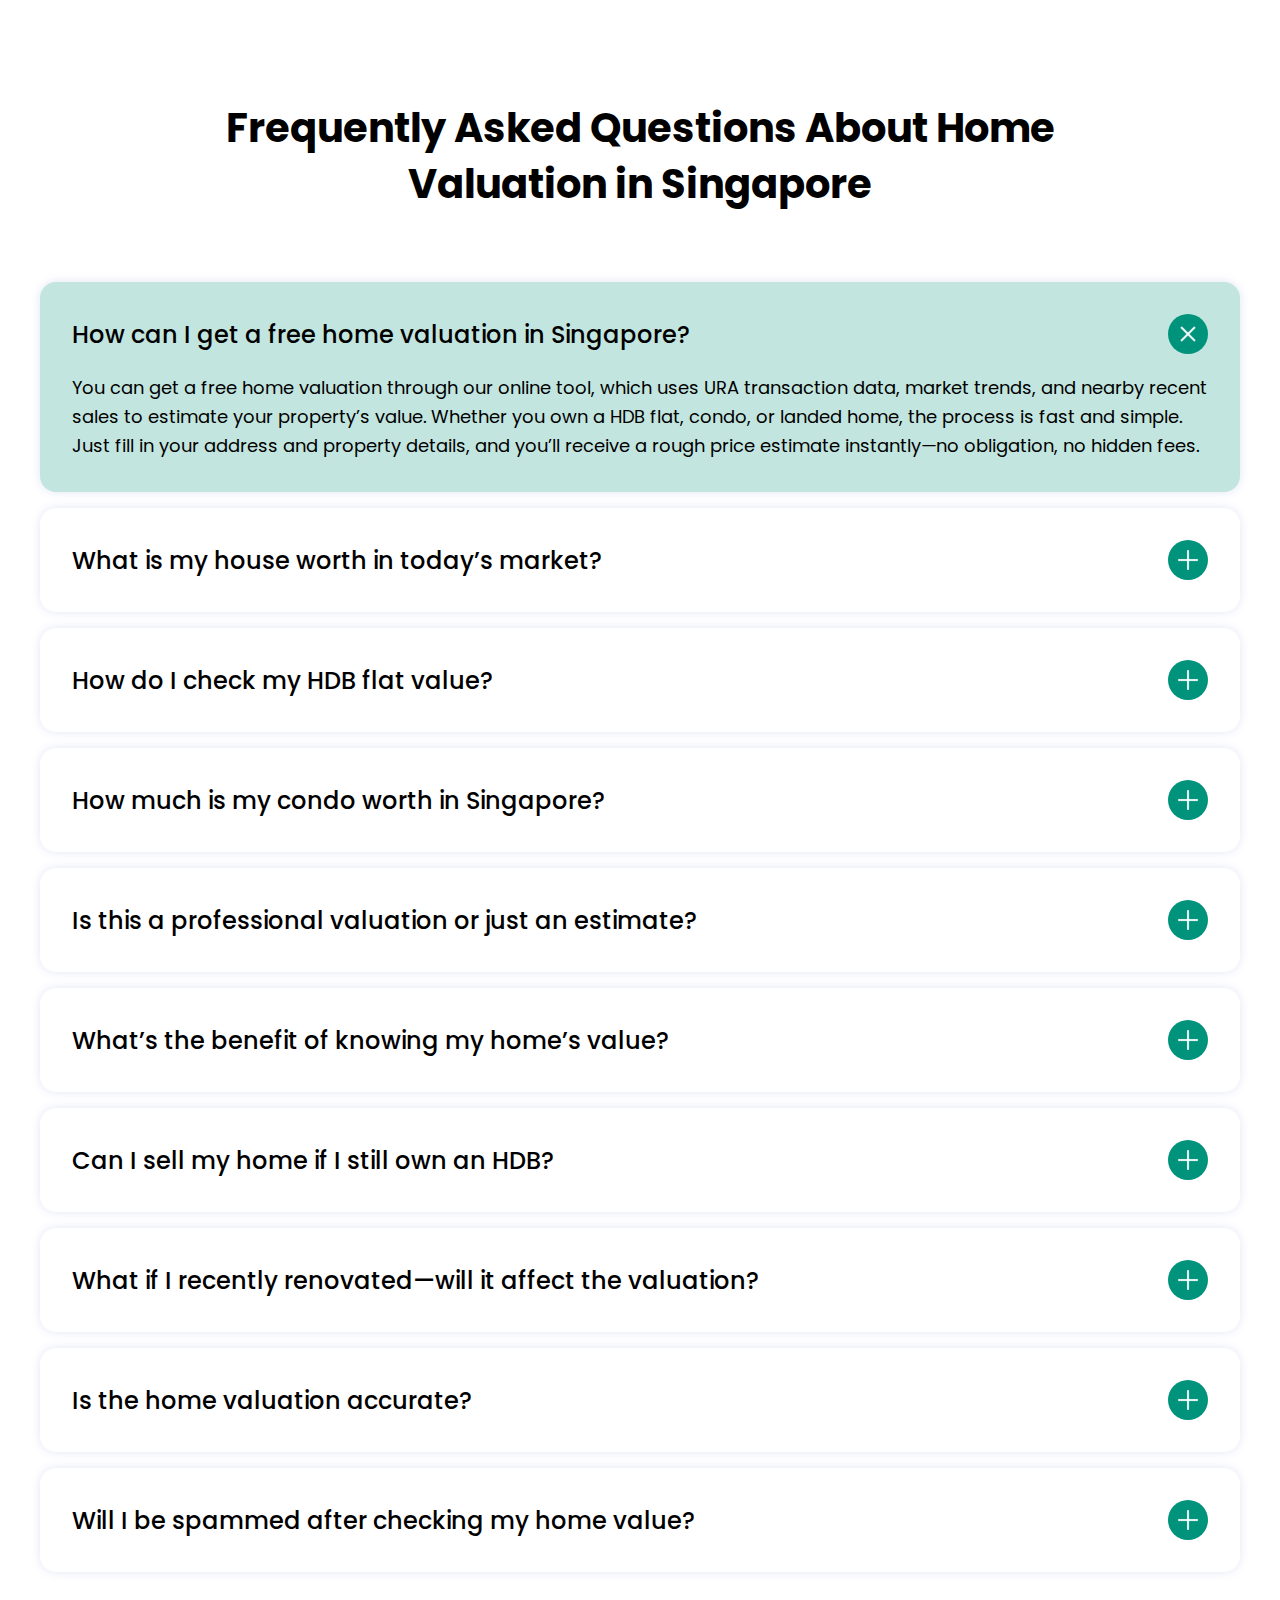
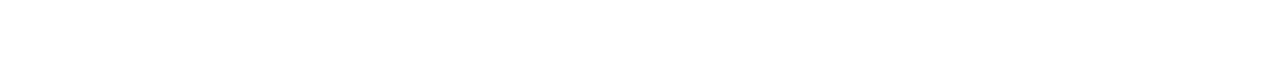
<file: accordions/index.html>
<!DOCTYPE html>
<html lang="en">

<head>
    <meta charset="UTF-8">
    <meta name="viewport" content="width=device-width, initial-scale=1.0">
    <link rel="stylesheet" href="style.css">
    <link href="https://fonts.googleapis.com/css2?family=Poppins:wght@100;200;300;400;500;600;700;800;900&display=swap"
        rel="stylesheet">
    <title>Document</title>
</head>

<body>
    <section class="global-padding">
        <div class="container">
            <div class="padding">
                <div class="accordion-main-wrapper">
                    <div class="main-title">
                        <h1 class="heading-style-h1">Frequently Asked Questions About Home Valuation in Singapore</h1>
                    </div>
                    <div class="accoriodns-wrapper">
                        <!-- accoriodn 01 start  -->
                        <div class="accordion-item active-bg">
                            <div class="accoridon-triggerd active">
                                <div class="accoridon-title">
                                    <h4>How can I get a free home valuation in Singapore?</h4>
                                </div>
                                <div class="accoridon-icon">
                                    <img src="main-accordion.png" alt="">
                                </div>
                            </div>
                            <div class="accoriodn-content">
                                <p>You can get a free home valuation through our online tool, which uses URA transaction
                                    data, market trends, and nearby recent sales to estimate your property’s value.
                                    Whether you own a HDB flat, condo, or landed home, the process is fast and simple.
                                    Just fill in your address and property details, and you’ll receive a rough price
                                    estimate instantly—no obligation, no hidden fees.</p>
                            </div>
                        </div>
                        <!-- accoriodn 01 end -->

                        <!-- accoriodn 02 start  -->
                        <div class="accordion-item">
                            <div class="accoridon-triggerd">
                                <div class="accoridon-title">
                                    <h4>What is my house worth in today’s market?</h4>
                                </div>
                                <div class="accoridon-icon">
                                    <img src="main-accordion.png" alt="">
                                </div>
                            </div>
                            <div class="accoriodn-content">
                                <p>Your property’s value depends on a variety of factors such as:</p>
                                <ul>
                                    <li>
                                        <p> Location and district</p>
                                    </li>
                                    <li>
                                        <p> Size (floor area)</p>
                                    </li>
                                    <li>
                                        <p> Floor level and facing</p>
                                    </li>
                                    <li>
                                        <p>Renovation condition</p>
                                    </li>
                                    <li>
                                        <p> Lease balance (especially for HDB flats)</p>
                                    </li>
                                    <li>
                                        <p> Recent transaction prices in your area</p>
                                    </li>
                                </ul>
                                <p> We use a mix of public data and proprietary insights to provide a real-time
                                    market-based valuation. For a more precise figure, you can request a full home
                                    report.</p>
                            </div>
                        </div>
                        <!-- accoriodn 02 end  -->

                        <!-- accoriodn 03 start  -->
                        <div class="accordion-item">
                            <div class="accoridon-triggerd">
                                <div class="accoridon-title">
                                    <h4>How do I check my HDB flat value?</h4>
                                </div>
                                <div class="accoridon-icon">
                                    <img src="main-accordion.png" alt="">
                                </div>
                            </div>
                            <div class="accoriodn-content">
                                <p>Our HDB valuation tool lets you quickly check resale values by comparing recent flat
                                    transactions in your block or neighborhood. This is especially helpful if you’re:
                                </p>
                                <ul>
                                    <li>
                                        <p> Planning to sell your HDB</p>
                                    </li>
                                    <li>
                                        <p> Upgrading to a condo or EC</p>
                                    </li>
                                    <li>
                                        <p> Checking your property’s appreciation</p>
                                    </li>
                                </ul>
                                <p> The tool is aligned with URA and HDB public data sources, so you can get a
                                    trustworthy estimate before speaking to any agent.</p>
                            </div>
                        </div>
                        <!-- accoriodn 03 end  -->

                        <!-- accoriodn 04 start  -->
                        <div class="accordion-item">
                            <div class="accoridon-triggerd">
                                <div class="accoridon-title">
                                    <h4>How much is my condo worth in Singapore?</h4>
                                </div>
                                <div class="accoridon-icon">
                                    <img src="main-accordion.png" alt="">
                                </div>
                            </div>
                            <div class="accoriodn-content">
                                <p>To estimate your condo value, our tool checks:</p>
                                <ul>
                                    <li>
                                        <p> Recent URA condo transactions nearby</p>
                                    </li>
                                    <li>
                                        <p> Project age and tenure (freehold vs leasehold)</p>
                                    </li>
                                    <li>
                                        <p> Unit size and floor level</p>
                                    </li>
                                    <li>
                                        <p>Past appreciation trends</p>
                                    </li>
                                </ul>
                                <p> This is a great starting point if you're considering selling your condo,
                                    refinancing, or checking how much equity you've built up over time.</p>
                            </div>
                        </div>
                        <!-- accoriodn 04 end  -->

                        <!-- accoriodn 05 start  -->
                        <div class="accordion-item">
                            <div class="accoridon-triggerd">
                                <div class="accoridon-title">
                                    <h4> Is this a professional valuation or just an estimate?</h4>
                                </div>
                                <div class="accoridon-icon">
                                    <img src="main-accordion.png" alt="">
                                </div>
                            </div>
                            <div class="accoriodn-content">
                                <p>Our free valuation provides a preliminary estimate. It’s not a formal valuation
                                    report like one done by a licensed valuer for banks. However, it’s useful for:</p>
                                <ul>
                                    <li>
                                        <p>Homeowners exploring selling options</p>
                                    </li>
                                    <li>
                                        <p>Upgraders planning for their next home</p>
                                    </li>
                                    <li>
                                        <p>Investors checking current market performance</p>
                                    </li>
                                </ul>
                                <p> If needed, we can also connect you with agents or valuers who can help you prepare a
                                    formal report for resale or loan purposes.</p>
                            </div>
                        </div>
                        <!-- accoriodn 05 end  -->

                        <!-- accoriodn 06 start  -->
                        <div class="accordion-item">
                            <div class="accoridon-triggerd">
                                <div class="accoridon-title">
                                    <h4> What’s the benefit of knowing my home’s value?</h4>
                                </div>
                                <div class="accoridon-icon">
                                    <img src="main-accordion.png" alt="">
                                </div>
                            </div>
                            <div class="accoriodn-content">
                                <p>Knowing your property value helps you:</p>
                                <ul>
                                    <li>
                                        <p>Decide if it’s a good time to sell</p>
                                    </li>
                                    <li>
                                        <p>Plan for upgrading or downsizing</p>
                                    </li>
                                    <li>
                                        <p> Negotiate better with buyers or agents</p>
                                    </li>
                                    <li>
                                        <p> Avoid underpricing your property</p>
                                    </li>
                                </ul>
                                <p> It’s also useful if you’re refinancing your loan or using your property for asset
                                    planning.</p>
                            </div>
                        </div>
                        <!-- accoriodn 06 end  -->

                        <!-- accoriodn 07 start  -->
                        <div class="accordion-item">
                            <div class="accoridon-triggerd">
                                <div class="accoridon-title">
                                    <h4>Can I sell my home if I still own an HDB?</h4>
                                </div>
                                <div class="accoridon-icon">
                                    <img src="main-accordion.png" alt="">
                                </div>
                            </div>
                            <div class="accoriodn-content">
                                <p>If you're an HDB owner:</p>
                                <ul>
                                    <li>
                                        <p> You must complete your 5-year Minimum Occupation Period (MOP) before
                                            selling.</p>
                                    </li>
                                    <li>
                                        <p> If you're upgrading to a condo or EC, you must sell your flat within 6
                                            months of taking possession of the new property.</p>
                                    </li>
                                    <li>
                                        <p> Understanding your HDB flat’s valuation is a good first step before meeting
                                            with agents or deciding on your next move.</p>
                                    </li>
                                </ul>
                            </div>
                        </div>
                        <!-- accoriodn 07 end  -->

                        <!-- accoriodn 08 start  -->
                        <div class="accordion-item">
                            <div class="accoridon-triggerd">
                                <div class="accoridon-title">
                                    <h4>What if I recently renovated—will it affect the valuation?</h4>
                                </div>
                                <div class="accoridon-icon">
                                    <img src="main-accordion.png" alt="">
                                </div>
                            </div>
                            <div class="accoriodn-content">
                                <p>Yes. Renovations, interior design, and home condition can affect perceived value,
                                    especially during viewings. While our tool uses transaction data, renovated units
                                    often fetch a premium. Our property consultants can factor this in when preparing a
                                    more detailed report or during in-person assessments.</p>

                            </div>
                        </div>
                        <!-- accoriodn 08 end  -->

                        <!-- accoriodn 09 start  -->
                        <div class="accordion-item">
                            <div class="accoridon-triggerd">
                                <div class="accoridon-title">
                                    <h4>Is the home valuation accurate?</h4>
                                </div>
                                <div class="accoridon-icon">
                                    <img src="main-accordion.png" alt="">
                                </div>
                            </div>
                            <div class="accoriodn-content">
                                <p>It’s as accurate as possible based on:</p>
                                <ul>
                                    <li>
                                        <p>Latest URA transaction records</p>
                                    </li>
                                    <li>
                                        <p>Location-specific data</p>
                                    </li>
                                    <li>
                                        <p>Market trends and buyer demand</p>
                                    </li>
                                </ul>
                                <p>However, no online tool can 100% capture emotional or unique selling points. That’s
                                    why we offer a follow-up home report and optional consultation if you want a deeper
                                    valuation.</p>
                            </div>
                        </div>
                        <!-- accoriodn 09 end  -->

                        <!-- accoriodn 09 start  -->
                        <div class="accordion-item">
                            <div class="accoridon-triggerd">
                                <div class="accoridon-title">
                                    <h4>Will I be spammed after checking my home value?</h4>
                                </div>
                                <div class="accoridon-icon">
                                    <img src="main-accordion.png" alt="">
                                </div>
                            </div>
                            <div class="accoriodn-content">
                                <p>No. Your privacy is important. You will only be contacted if you request a full home
                                    report or wish to speak with an advisor. Otherwise, your data remains confidential
                                    and will not be shared.</p>

                                <p><strong>Bonus:</strong> Why do other sites charge for home reports while yours is
                                    free?</p>

                                <p>We believe in providing upfront value. Our platform is powered by real estate
                                    professionals who may follow up to offer further assistance, but there’s no cost and
                                    no obligation to use their services. We aim to empower homeowners with insights
                                    before they make any big decisions.</p>
                            </div>
                        </div>
                        <!-- accoriodn 09 end  -->

                    </div>
                </div>
            </div>
        </div>
    </section>

    <script>
        document.addEventListener('DOMContentLoaded', function () {
            const triggers = document.querySelectorAll('.accoridon-triggerd');
            const contents = document.querySelectorAll('.accoriodn-content');
            const icons = document.querySelectorAll('.accoridon-icon img');
            const items = document.querySelectorAll('.accordion-item');

            // By default pehla open set karo
            if (triggers.length > 0) {
                triggers[0].classList.add('active');
                contents[0].style.height = contents[0].scrollHeight + 'px';
                icons[0].classList.add('rotated');
                items[0].classList.add('active-bg');
            }

            triggers.forEach((trigger, index) => {
                trigger.addEventListener('click', function () {
                    const isActive = this.classList.contains('active');
                    if (isActive) {
                        // Agar active hai to band karo
                        this.classList.remove('active');
                        const content = this.nextElementSibling;
                        const icon = this.querySelector('.accoridon-icon img');
                        const parentItem = this.closest('.accordion-item');

                        content.style.height = '0px';
                        icon.classList.remove('rotated');
                        parentItem.classList.remove('active-bg');
                        return;
                    }

                    // Sub ko band karo
                    triggers.forEach(t => t.classList.remove('active'));
                    contents.forEach(c => c.style.height = '0px');
                    icons.forEach(i => i.classList.remove('rotated'));
                    items.forEach(it => it.classList.remove('active-bg'));

                    // Clicked ko open karo
                    this.classList.add('active');
                    const content = this.nextElementSibling;
                    const icon = this.querySelector('.accoridon-icon img');
                    const parentItem = this.closest('.accordion-item');

                    content.style.height = content.scrollHeight + 'px';
                    icon.classList.add('rotated');
                    parentItem.classList.add('active-bg');
                });
            });
        });


    </script>
</body>

</html>
</file>
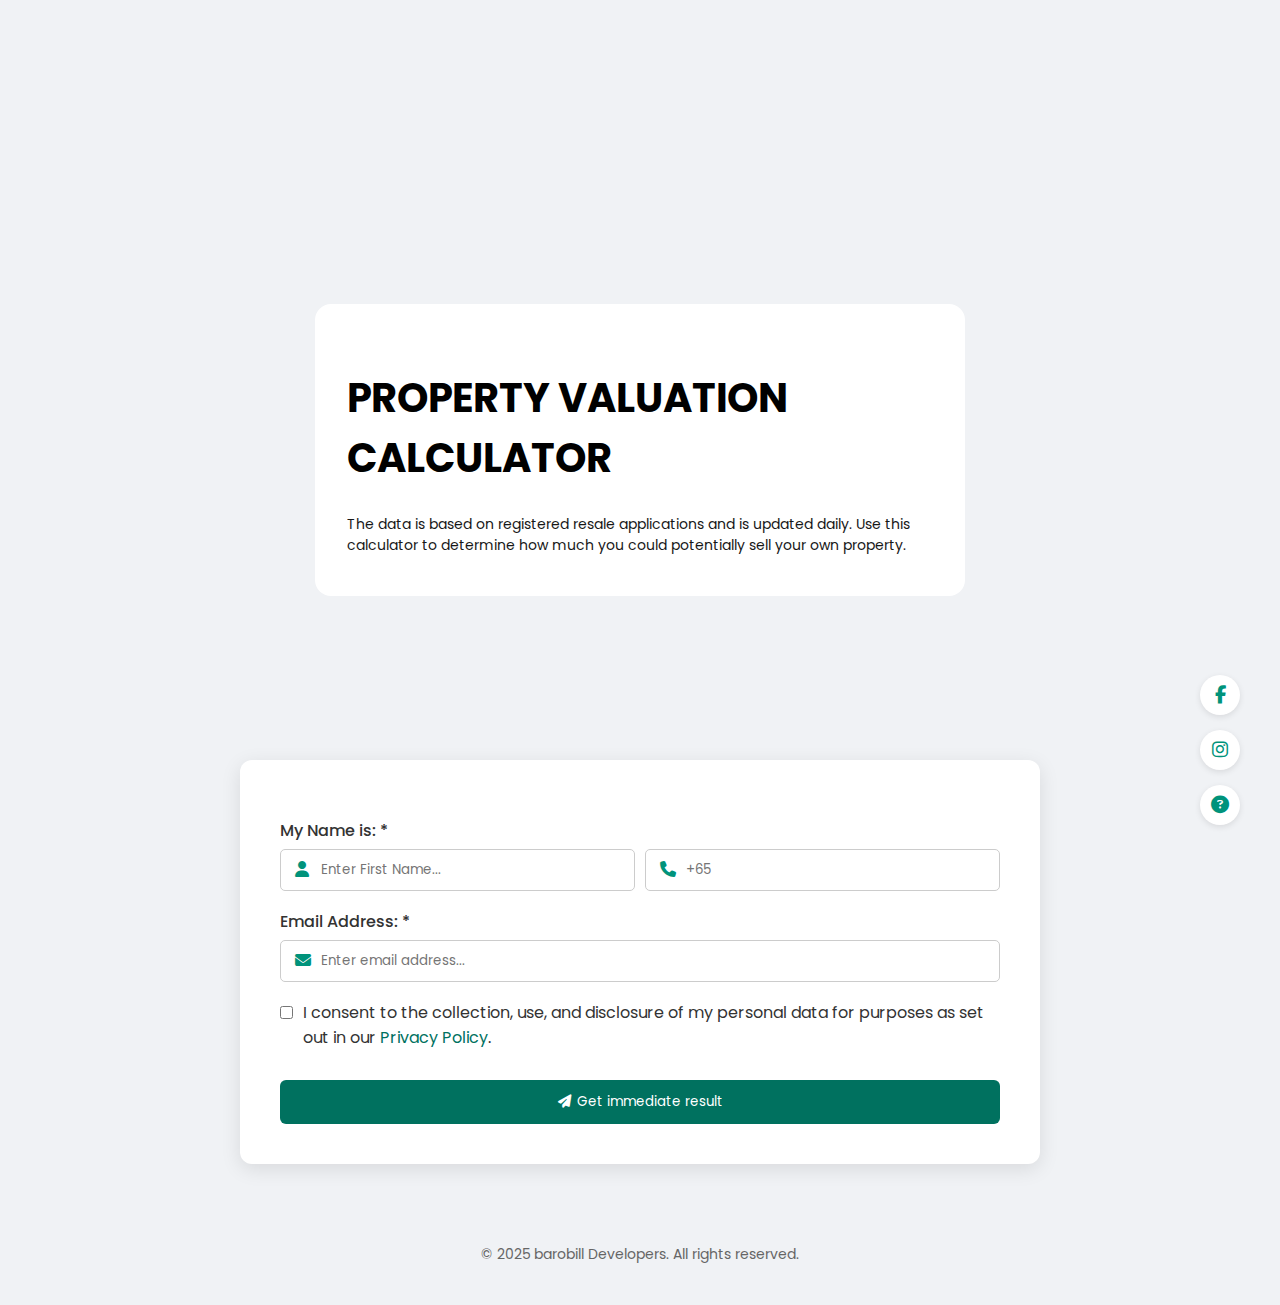
<file: contact/index.html>
<!DOCTYPE html>
<html>
  <head>
    <meta charset="utf-8" />
    <meta name="viewport" content="width=device-width, initial-scale=1" />
    <title>uravaluationdatas</title>
    <link rel="stylesheet" type="text/css" href="style.css" />
    <link
      rel="stylesheet"
      href="https://cdnjs.cloudflare.com/ajax/libs/font-awesome/6.5.0/css/all.min.css"
    />
  </head>
  <body>
    <header>
      <div class="hero">
        <div class="hero-wrapper">
          <h1>PROPERTY VALUATION CALCULATOR</h1>
          <p>
            The data is based on registered resale applications and is updated
            daily. Use this calculator to determine how much you could
            potentially sell your own property.
          </p>
        </div>
      </div>
      <div class="floating-icons">
            <a href="https://www.facebook.com/Nestnook.News/">
                <button title="Facebook">
                    <span class="icon-label">Facebook</span>
                    <i class="fab fa-facebook-f"></i>
                </button>
            </a>

            <a href="https://www.instagram.com/nestnook.news/">
                <button title="Facebook">
                    <span class="icon-label">Instagram</span>
                    <i class="fa-brands fa-instagram"></i>
                </button>
            </a>

            <a href="/accordions/">
                <button title="Twitter">
                    <span class="icon-label">FAQ's</span>
                <i class="fa-solid fa-circle-question"></i>
                </button>
            </a>
            <!-- <button title="Instagram">
                <span class="icon-label">Instagram</span>
                <i class="fab fa-instagram"></i>
            </button>
            <button title="LinkedIn">
                <span class="icon-label">LinkedIn</span>
                <i class="fab fa-linkedin-in"></i>
            </button> -->
        </div>
    </header>

    <div class="container">
        <form action="/result/">
          <label for="name">My Name is: *</label>
          <div class="input-row">
            <div class="input-icon">
              <i class="fas fa-user"></i>
              <input
                type="text"
                id="name"
                name="name"
                placeholder="Enter First Name..."
                required
              />
            </div>

            <div class="input-icon">
              <i class="fas fa-phone"></i>
              <input
                type="tel"
                id="phone"
                name="phone"
                placeholder="+65"
                required
              />
            </div>
          </div>

          <label for="email">Email Address: *</label>
          <div class="input-icon">
            <i class="fas fa-envelope"></i>
            <input
              type="email"
              id="email"
              name="email"
              placeholder="Enter email address..."
              required
            />
          </div>

          <label for="consent" class="check-box-label">
            <input
              type="checkbox"
              id="consent"
              name="consent"
              class="custom-input"
              required
            />
            <p class="check-box-p">
              I consent to the collection, use, and disclosure of my personal
              data for purposes as set out in our
              <a href="#" target="_blank">Privacy Policy</a>.
            </p>
          </label>

          <button class="button" type="submit">
            <i class="fas fa-paper-plane"></i>Get immediate result
          </button>
        </form>
      </div>
    <footer>&copy; 2025 barobill Developers. All rights reserved.</footer>
  </body>
</html>
</file>
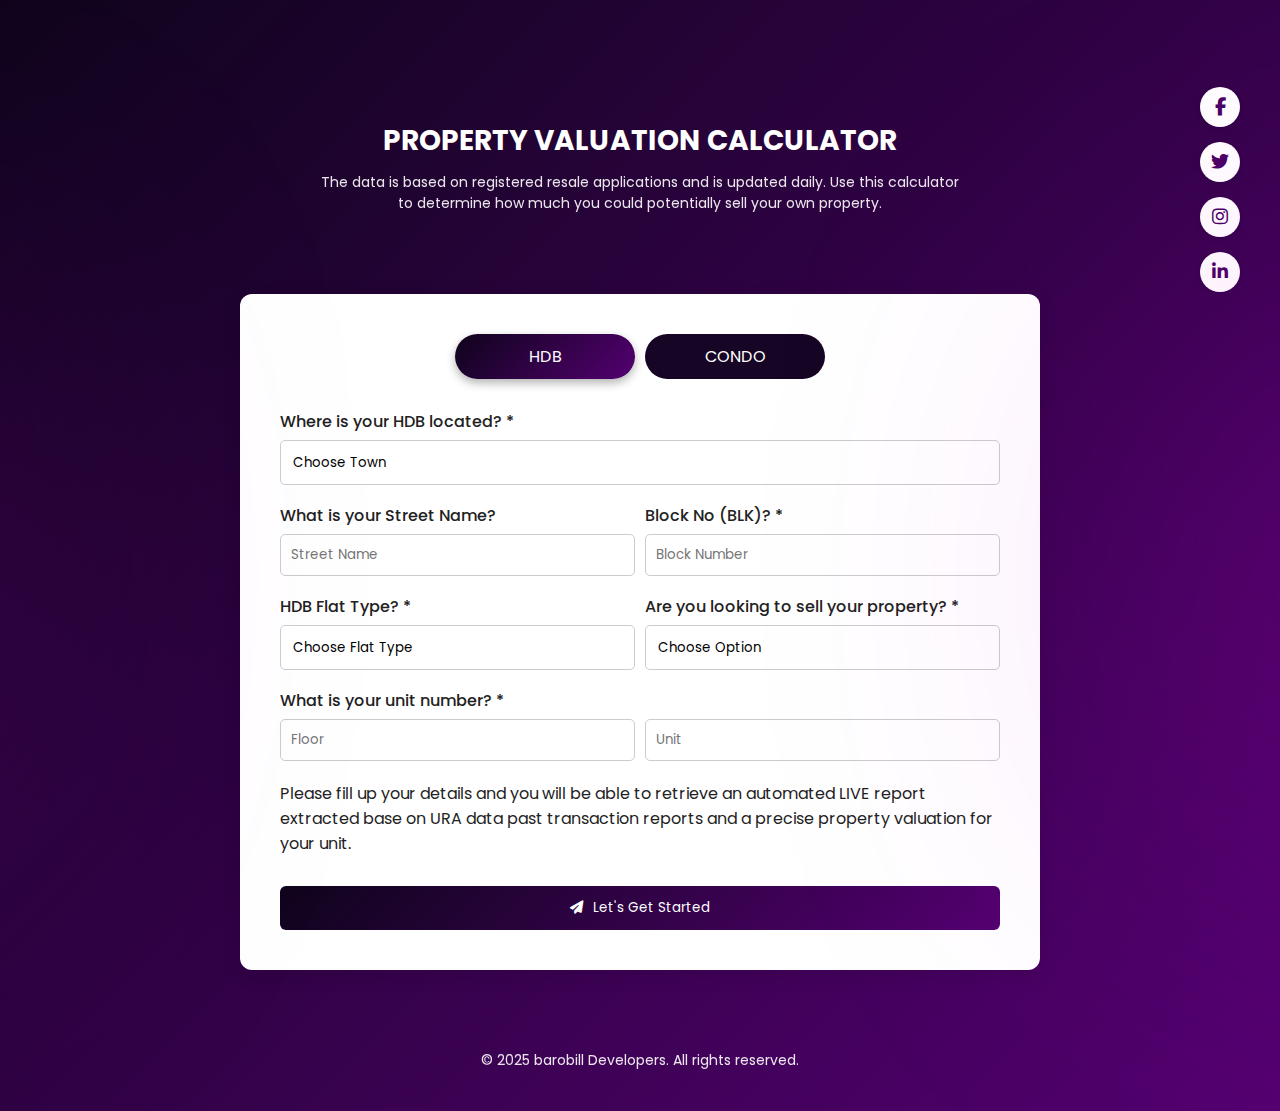
<file: dark-theme/index.html>
<!DOCTYPE html>
<html>
  <head>
    <meta charset="utf-8" />
    <meta name="viewport" content="width=device-width, initial-scale=1" />
    <title>uravaluationdatas</title>
    <link rel="stylesheet" type="text/css" href="style.css" />
    <link rel="stylesheet" href="https://cdnjs.cloudflare.com/ajax/libs/font-awesome/6.5.0/css/all.min.css"/>
  </head>
  <body>
    <section class="banner">
        <header>
          <div class="hero">
            <div class="hero-wrapper">
              <h1>PROPERTY VALUATION CALCULATOR</h1>
              <p>
                The data is based on registered resale applications and is updated
                daily. Use this calculator to determine how much you could
                potentially sell your own property.
              </p>
            </div>
          </div>
          <div class="floating-icons">
            <button title="Facebook">
              <span class="icon-label">Facebook</span>
              <i class="fab fa-facebook-f"></i>
            </button>
            <button title="Twitter">
              <span class="icon-label">Twitter</span>
              <i class="fab fa-twitter"></i>
            </button>
            <button title="Instagram">
              <span class="icon-label">Instagram</span>
              <i class="fab fa-instagram"></i>
            </button>
            <button title="LinkedIn">
              <span class="icon-label">LinkedIn</span>
              <i class="fab fa-linkedin-in"></i>
            </button>
          </div>
        </header>
    </section>
    
    <div class="step-stab-main-wrapper">
        <div class="gradient before"></div>
        <div class="container">
            
          <div class="tabs">
            <div class="tab active" id="tab-hdb" data-form="hdb">HDB</div>
            <div class="tab" id="tab-condo" data-form="condo">CONDO</div>
          </div>

          <div id="form-hdb" class="form-section active-form">
            <form action="contact.html">
              <label for="town">Where is your HDB located? *</label>
              <div class="custom-select-wrapper">
                <select id="town" name="town" required>
                  <option value="">Choose Town</option>
                  <option value="ang-mo-kio">Ang Mo Kio</option>
                  <option value="bedok">Bedok</option>
                  <option value="bishan">Bishan</option>
                  <option value="bukit-batok">Bukit Batok</option>
                  <option value="bukit-merah">Bukit Merah</option>
                  <option value="bukit-panjang">Bukit Panjang</option>
                  <option value="bukit-timah">Bukit Timah</option>
                  <option value="central-area">Central Area</option>
                  <option value="choa-chu-kang">Choa Chu Kang</option>
                  <option value="clementi">Clementi</option>
                  <option value="geylang">Geylang</option>
                  <option value="hougang">Hougang</option>
                  <option value="jurong-east">Jurong East</option>
                  <option value="jurong-west">Jurong West</option>
                  <option value="kallang-whampoa">Kallang / Whampoa</option>
                  <option value="marine-parade">Marine Parade</option>
                  <option value="pasir-ris">Pasir Ris</option>
                  <option value="punggol">Punggol</option>
                  <option value="queenstown">Queenstown</option>
                  <option value="sembawang">Sembawang</option>
                  <option value="sengkang">Sengkang</option>
                  <option value="serangoon">Serangoon</option>
                  <option value="tampines">Tampines</option>
                  <option value="tengah">Tengah</option>
                  <option value="toa-payoh">Toa Payoh</option>
                  <option value="woodlands">Woodlands</option>
                  <option value="yishun">Yishun</option>
                </select>
              </div>

              <div style="display: flex; gap: 10px">
                <div class="flex-wrapper">
                  <label for="street">What is your Street Name?</label>
                  <input type="text" id="street" name="street" placeholder="Street Name" required/>
                </div>
                <div class="flex-wrapper">
                  <label for="block">Block No (BLK)? *</label>
                  <input type="text" id="blk" name="blk" placeholder="Block Number" required/>
                </div>
              </div>
              <div style="display: flex; gap: 10px">
                <div class="flex-wrapper">
                  <label for="flat-type">HDB Flat Type? *</label>
                  <div class="custom-select-wrapper">
                    <select id="flat-type" required>
                      <option value="">Choose Flat Type</option>
                      <option value="2-room">2-Room</option>
                      <option value="3-room">3-Room</option>
                      <option value="4-room">4-Room</option>
                      <option value="executive/multi-generation">
                        Executive/Multi-Generation
                      </option>
                    </select>
                  </div>
                </div>
                <div class="flex-wrapper">
                  <label for="sell-property"
                    >Are you looking to sell your property? *</label
                  >
                  <div class="custom-select-wrapper">
                    <select id="sell-property" required>
                      <option value="">Choose Option</option>
                      <option value="0-months">0-3 months</option>
                      <option value="3-months">3-6 months</option>
                      <option value="6-months">6-12 months</option>
                      <option value="exploring-options">Exploring options</option>
                    </select>
                  </div>
                </div>
              </div>

              <label for="unit-number">What is your unit number? *</label>
              <div style="display: flex; gap: 10px">
                <input type="text" id="floor" name="floor" placeholder="Floor" required style="flex: 1"/>
                <input type="text" id="unit" name="unit" placeholder="Unit" required style="flex: 1"/>
              </div>

              <p style="margin-top: 20px">
                Please fill up your details and you will be able to retrieve an
                automated LIVE report extracted base on URA data past transaction
                reports and a precise property valuation for your unit.
              </p>

              <button class="button" type="submit">
                <i class="fas fa-paper-plane"></i>
                Let's Get Started
              </button>
            </form>
          </div>

          <div id="form-condo" class="form-section">
            <form action="contact.html">
              <label for="project-name">Project Name *</label>
              <select id="project-name" name="project-name" required>
                <option value="">Choose Project</option>
                <option value="turquoise">TURQUOISE</option>
                <option value="duo">DUO</option>
                <option value="marina-one">Marina One</option>
                <option value="the-interlace">The Interlace</option>
                <option value="skywaters-residences">Skywaters Residences</option>
                <option value="watertown">Watertown</option>
                <option value="the-bayshore">The Bayshore</option>
                <option value="holland-grove-park">HOLLAND GROVE PARK</option>
              </select>

              <label for="block">Block No (BLK)? *</label>
              <input type="text" id="block" name="block" placeholder="Block Number" required/>

              <label for="sell-property">When do you plan to sell your property? *</label>
              <select id="sell-property" name="sell-property" required>
                <option value="">Choose Option</option>
                <option value="1-3-months">1-3 months</option>
                <option value="3-6-months">3-6 months</option>
                <option value="6-12-months">6-12 months</option>
                <option value="exploring-options">Exploring options</option>
              </select>

              <label for="unit-number">What is your unit number? *</label>
              <div style="display: flex; gap: 10px">
                <input type="text" id="floor" name="floor" placeholder="Floor" required style="flex: 1"/>
                <input type="text" id="unit" name="unit" placeholder="Unit" required style="flex: 1"/>
              </div>

              <p style="margin-top: 20px">
                This reports uses reliable sources like URA trends, transaction
                reports, and X-Value for quick and precise property estimated
                valuations and provides your unit report.
              </p>

              <button class="button" type="submit">
                <i class="fas fa-paper-plane"></i>Let's Get Started
              </button>
            </form>
          </div>
          
        </div>
        <div class="gradient after"></div>
    </div>
    <footer>&copy; 2025 barobill Developers. All rights reserved.</footer>

    <script>
      document.addEventListener("DOMContentLoaded", function () {
        const tabs = document.querySelectorAll(".tab");
        const formSections = {
          hdb: document.getElementById("form-hdb"),
          condo: document.getElementById("form-condo"),
        };

        function showForm(formType) {
          Object.keys(formSections).forEach((type) => {
            formSections[type].style.display =
              type === formType ? "block" : "none";
          });
        }

        tabs.forEach((tab) => {
          tab.addEventListener("click", function () {
            tabs.forEach((t) => t.classList.remove("active"));
            this.classList.add("active");

            const formType = this.getAttribute("data-form").toLowerCase();
            const newUrl = `${window.location.pathname}?form=${formType}`;
            window.history.pushState({ path: newUrl }, "", newUrl);
            showForm(formType);
          });
        });

        const params = new URLSearchParams(window.location.search);
        const initialForm = params.get("form") || "hdb";
        showForm(initialForm);

        tabs.forEach((tab) => {
          if (tab.getAttribute("data-form") === initialForm) {
            tab.classList.add("active");
          } else {
            tab.classList.remove("active");
          }
        });
      });
    </script>
    <script>
      document.addEventListener("DOMContentLoaded", function () {
        const links = document.querySelectorAll(".nav-link");

        links.forEach((link) => {
          link.addEventListener("click", function () {
            links.forEach((l) => l.classList.remove("active"));
            this.classList.add("active");
          });
        });
      });
    </script>
  </body>
</html>
</file>
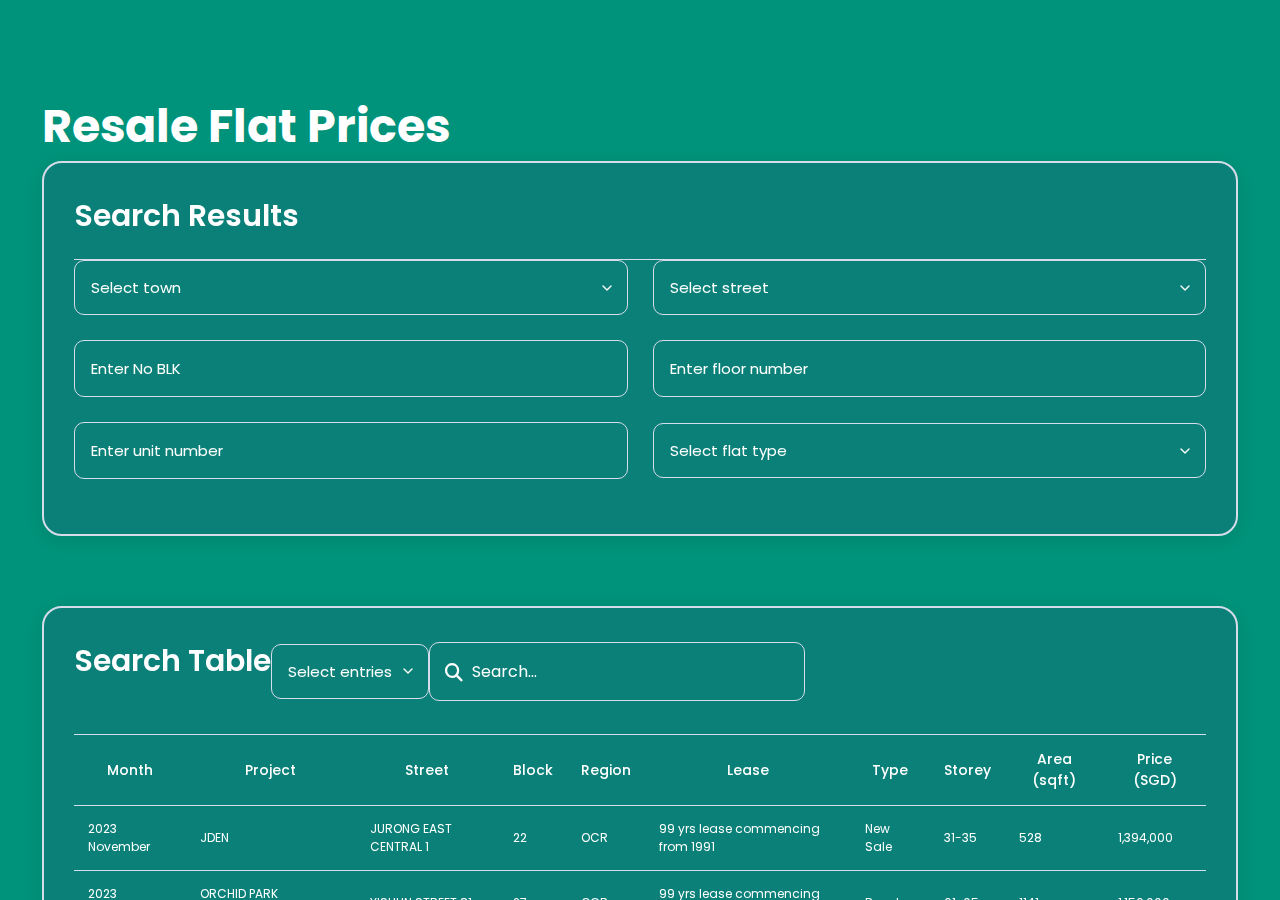
<file: result/index.html>
<!DOCTYPE html>
<html>
<head>
	<meta charset="utf-8">
	<meta name="viewport" content="width=device-width, initial-scale=1">
	<title>Result</title>

	<!-- EXTERNAL CSS -->
	<link rel="stylesheet" type="text/css" href="style.css">

	<!-- BOOTSTRAP CSS -->
	<link href="https://cdn.jsdelivr.net/npm/bootstrap@5.0.2/dist/css/bootstrap.min.css" rel="stylesheet" integrity="sha384-EVSTQN3/azprG1Anm3QDgpJLIm9Nao0Yz1ztcQTwFspd3yD65VohhpuuCOmLASjC" crossorigin="anonymous">

	<!-- FONT AWESOME CDN -->
	<link rel="stylesheet" href="https://cdnjs.cloudflare.com/ajax/libs/font-awesome/6.7.2/css/all.min.css" integrity="sha512-Evv84Mr4kqVGRNSgIGL/F/aIDqQb7xQ2vcrdIwxfjThSH8CSR7PBEakCr51Ck+w+/U6swU2Im1vVX0SVk9ABhg==" crossorigin="anonymous" referrerpolicy="no-referrer" />
	
</head>
<body>
	<div class="page-wrapper">
		<!-- Bannner Section -->
		<div class="main-hero">
			<div class="main-inner-wrapper">
				<div class="container">
					<div class="row d-flex">
						<div class="col-lg-12 cols-md-12 cols-sm-12">
							<div class="main-content">
								<div class="main-content-wrapper">
									<div class="row">
										<div class="col-lg-12 cols-md-12 cols-sm-12">
											<h1>Resale Flat Prices</h1>
										</div>
										<div class="col-lg-12 cols-md-12 cols-sm-12 mobile-p  mt-4">
											<div class="upper-result">
										        <h2>Search Results</h2>

												<div class="form-group-wrapper mt-5">

													<div class="form-group">
														<!-- <label class="form-label">Town </label> -->
														<div class="town-input">
															<select name="town" class="form-selectt "><option value="">Select town</option><option value="ANG MO KIO">ANG MO KIO</option><option value="BEDOK">BEDOK</option><option value="BISHAN">BISHAN</option><option value="BUKIT BATOK">BUKIT BATOK</option><option value="BUKIT MERAH">BUKIT MERAH</option><option value="BUKIT PANJANG">BUKIT PANJANG</option><option value="BUKIT TIMAH">BUKIT TIMAH</option><option value="CENTRAL AREA">CENTRAL AREA</option><option value="CHOA CHU KANG">CHOA CHU KANG</option><option value="CLEMENTI">CLEMENTI</option><option value="GEYLANG">GEYLANG</option><option value="HOUGANG">HOUGANG</option><option value="JURONG EAST">JURONG EAST</option><option value="JURONG WEST">JURONG WEST</option><option value="KALLANG/WHAMPOA">KALLANG/WHAMPOA</option><option value="MARINE PARADE">MARINE PARADE</option><option value="PASIR RIS">PASIR RIS</option><option value="PUNGGOL">PUNGGOL</option><option value="QUEENSTOWN">QUEENSTOWN</option><option value="SEMBAWANG">SEMBAWANG</option><option value="SENGKANG">SENGKANG</option><option value="SERANGOON">SERANGOON</option><option value="TAMPINES">TAMPINES</option><option value="TOA PAYOH">TOA PAYOH</option><option value="WOODLANDS">WOODLANDS</option><option value="YISHUN">YISHUN</option></select>
														</div>
													</div>
													<div class="form-group">
														<!-- <label class="form-label">What is your Street Name </label> -->
														<div class="street-input">
															<select name="Street" class="form-selectt"><option value="">Select street</option><option value="ANG MO KIO">ANG MO KIO</option><option value="BEDOK">BEDOK</option><option value="BISHAN">BISHAN</option><option value="BUKIT BATOK">BUKIT BATOK</option><option value="BUKIT MERAH">BUKIT MERAH</option><option value="BUKIT PANJANG">BUKIT PANJANG</option><option value="BUKIT TIMAH">BUKIT TIMAH</option><option value="CENTRAL AREA">CENTRAL AREA</option><option value="CHOA CHU KANG">CHOA CHU KANG</option><option value="CLEMENTI">CLEMENTI</option><option value="GEYLANG">GEYLANG</option><option value="HOUGANG">HOUGANG</option><option value="JURONG EAST">JURONG EAST</option><option value="JURONG WEST">JURONG WEST</option><option value="KALLANG/WHAMPOA">KALLANG/WHAMPOA</option><option value="MARINE PARADE">MARINE PARADE</option><option value="PASIR RIS">PASIR RIS</option><option value="PUNGGOL">PUNGGOL</option><option value="QUEENSTOWN">QUEENSTOWN</option><option value="SEMBAWANG">SEMBAWANG</option><option value="SENGKANG">SENGKANG</option><option value="SERANGOON">SERANGOON</option><option value="TAMPINES">TAMPINES</option><option value="TOA PAYOH">TOA PAYOH</option><option value="WOODLANDS">WOODLANDS</option><option value="YISHUN">YISHUN</option></select>
														</div>
													</div>

													
												</div>

												<div class="form-group-wrapper">
													<div class="form-group">
														<!-- <label class="form-label">Block No (BLK)? </label> -->
														<input type="text" name="block" class="form-input" placeholder="Enter No BLK" maxlength="4">
													</div>

													<div class="form-group">
														<!-- <label class="form-label">What is your floor number? </label> -->
														<input type="text" name="floor" class="form-input" placeholder="Enter floor number">
													</div>
												</div>

												<div class="form-group-wrapper">
													<div class="form-group">
														<!-- <label class="form-label">What is your unit number?</label> -->
														<input type="text" name="unit" class="form-input" placeholder="Enter unit number">
													</div>

													<div class="form-group">
														<!-- <label class="form-label">HDB Flat Type? </label> -->
														<div class="flat-type-input">
															<select name="flat_type" class="form-selectt">
																<option value="">Select flat type</option>
																<option value="2 ROOM">2 - Room</option>
																<option value="3 ROOM">3 - Room</option>
																<option value="4 ROOM">4 - Room</option>
																<option value="EXECUTIVE">Executive/Multi-Generation</option>
															</select>
														</div>
													</div>
												</div>

										    </div>
										</div>
									</div>
									<div class="row">
										<div class="col-lg-12 cols-md-12 cols-sm-12 mobile-p  mt-4">
											<div class="upper-result">
                        <div class="row border-bottom">
										        <div class="col-lg-4 cols-md-4 cols-sm-6">
                              <h2 style="border-bottom: none;">Search Table</h2>
                            </div>
                            <div class="col-lg-4 cols-md-4 cols-sm-6">
														<div class="flat-type-input">
															<select name="flat_type" class="form-selectt">
																<option value="">Select entries</option>
																<option value="1 ROOM">1</option>
																<option value="3 ROOM">3</option>
																<option value="4 ROOM">4</option>
																<option value="6 ROOM">6</option>
																<option value="8 ROOM">8</option>
																<option value="10 ROOM">10</option>
															</select>
														</div>
                            </div>
                            <div class="col-lg-4 cols-md-4 cols-sm-12">
                                <form action="" class="search-container">
                                  <button type="submit"><i class="fa fa-search"></i></button>
                                  <input type="text" placeholder="Search..." name="search" class="form-input">
                                </form>
                              </div>
                          
                        </div>
										        <table>
                            <thead>
                              <tr>
                                <th>Month</th>
                                <th>Project</th>
                                <th>Street</th>
                                <th>Block</th>
                                <th>Region</th>
                                <th>Lease</th>
                                <th>Type</th>
                                <th>Storey</th>
                                <th>Area (sqft)</th>
                                <th>Price (SGD)</th>
                              </tr>
                            </thead>
                            <tbody>
                              <tr>
                                <td>2023 November</td>
                                <td>JDEN</td>
                                <td>JURONG EAST CENTRAL 1</td>
                                <td>22</td>
                                <td>OCR</td>
                                <td>99 yrs lease commencing from 1991</td>
                                <td>New Sale</td>
                                <td>31-35</td>
                                <td>528</td>
                                <td>1,394,000</td>
                              </tr>
                              <tr>
                                <td>2023 November</td>
                                <td>ORCHID PARK CONDOMINIUM</td>
                                <td>YISHUN STREET 81</td>
                                <td>27</td>
                                <td>OCR</td>
                                <td>99 yrs lease commencing from 1991</td>
                                <td>Resale</td>
                                <td>01-05</td>
                                <td>1141</td>
                                <td>1,150,000</td>
                              </tr>
                              <tr>
                                <td>2023 November</td>
                                <td>SELETAR PARK RESIDENCE</td>
                                <td>SELETAR ROAD</td>
                                <td>28</td>
                                <td>OCR</td>
                                <td>99 yrs lease commencing from 1991</td>
                                <td>Resale</td>
                                <td>01-05</td>
                                <td>722</td>
                                <td>870,000</td>
                              </tr>
                              <tr>
                                <td>2023 November</td>
                                <td>JDEN</td>
                                <td>JURONG EAST CENTRAL 1</td>
                                <td>22</td>
                                <td>OCR</td>
                                <td>99 yrs lease commencing from 1991</td>
                                <td>New Sale</td>
                                <td>16-20</td>
                                <td>722</td>
                                <td>1,746,000</td>
                              </tr>
                              <tr>
                                <td>2023 November</td>
                                <td>JDEN</td>
                                <td>JURONG EAST CENTRAL 1</td>
                                <td>22</td>
                                <td>OCR</td>
                                <td>99 yrs lease commencing from 1991</td>
                                <td>New Sale</td>
                                <td>16-20</td>
                                <td>722</td>
                                <td>1,746,000</td>
                              </tr>
                              <tr>
                                <td>2023 November</td>
                                <td>ORCHID PARK CONDOMINIUM</td>
                                <td>YISHUN STREET 81</td>
                                <td>27</td>
                                <td>OCR</td>
                                <td>99 yrs lease commencing from 1991</td>
                                <td>Resale</td>
                                <td>01-05</td>
                                <td>958</td>
                                <td>888,888</td>
                              </tr>
                              <tr>
                                <td>2023 November</td>
                                <td>ORCHID PARK CONDOMINIUM</td>
                                <td>YISHUN STREET 81</td>
                                <td>27</td>
                                <td>OCR</td>
                                <td>99 yrs lease commencing from 1991</td>
                                <td>Resale</td>
                                <td>06-10</td>
                                <td>872</td>
                                <td>880,000</td>
                              </tr>
                            </tbody>
                          </table>
										    </div>
										</div>
									</div>
								</div>
							</div>
						</div>
					</div>
				</div>
			</div>
		</div>
	</div>

<!-- BOOTSTRAP SCRIPT -->
<script src="https://cdn.jsdelivr.net/npm/bootstrap@5.0.2/dist/js/bootstrap.bundle.min.js" integrity="sha384-MrcW6ZMFYlzcLA8Nl+NtUVF0sA7MsXsP1UyJoMp4YLEuNSfAP+JcXn/tWtIaxVXM" crossorigin="anonymous"></script>
</body>
</html>
</file>
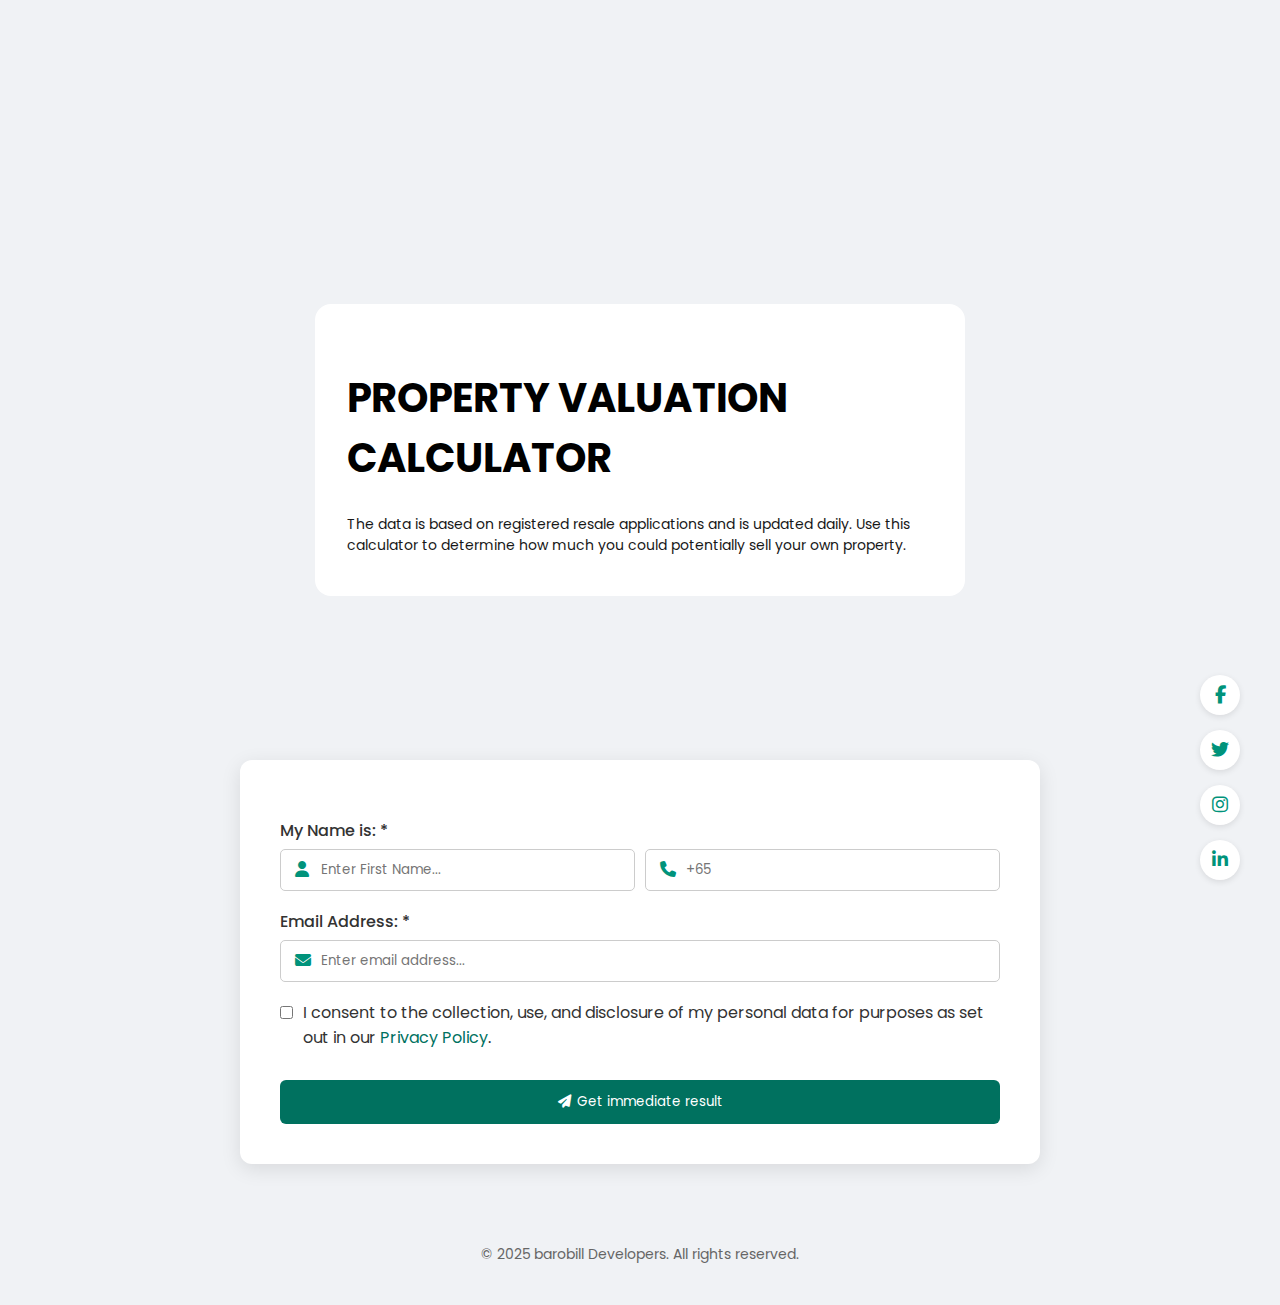
<file: contact.html>
<!DOCTYPE html>
<html>
  <head>
    <meta charset="utf-8" />
    <meta name="viewport" content="width=device-width, initial-scale=1" />
    <title>uravaluationdatas</title>
    <link rel="stylesheet" type="text/css" href="style.css" />
    <link
      rel="stylesheet"
      href="https://cdnjs.cloudflare.com/ajax/libs/font-awesome/6.5.0/css/all.min.css"
    />
  </head>
  <body>
    <header>
      <div class="hero">
        <div class="hero-wrapper">
          <h1>PROPERTY VALUATION CALCULATOR</h1>
          <p>
            The data is based on registered resale applications and is updated
            daily. Use this calculator to determine how much you could
            potentially sell your own property.
          </p>
        </div>
      </div>
      <div class="floating-icons">
        <button title="Facebook">
          <span class="icon-label">Facebook</span>
          <i class="fab fa-facebook-f"></i>
        </button>
        <button title="Twitter">
          <span class="icon-label">Twitter</span>
          <i class="fab fa-twitter"></i>
        </button>
        <button title="Instagram">
          <span class="icon-label">Instagram</span>
          <i class="fab fa-instagram"></i>
        </button>
        <button title="LinkedIn">
          <span class="icon-label">LinkedIn</span>
          <i class="fab fa-linkedin-in"></i>
        </button>
      </div>
    </header>

    <div class="container">
        <form>
          <label for="name">My Name is: *</label>
          <div class="input-row">
            <div class="input-icon">
              <i class="fas fa-user"></i>
              <input
                type="text"
                id="name"
                name="name"
                placeholder="Enter First Name..."
                required
              />
            </div>

            <div class="input-icon">
              <i class="fas fa-phone"></i>
              <input
                type="tel"
                id="phone"
                name="phone"
                placeholder="+65"
                required
              />
            </div>
          </div>

          <label for="email">Email Address: *</label>
          <div class="input-icon">
            <i class="fas fa-envelope"></i>
            <input
              type="email"
              id="email"
              name="email"
              placeholder="Enter email address..."
              required
            />
          </div>

          <label for="consent" class="check-box-label">
            <input
              type="checkbox"
              id="consent"
              name="consent"
              class="custom-input"
              required
            />
            <p class="check-box-p">
              I consent to the collection, use, and disclosure of my personal
              data for purposes as set out in our
              <a href="#" target="_blank">Privacy Policy</a>.
            </p>
          </label>

          <button class="button" type="submit">
            <i class="fas fa-paper-plane"></i>Get immediate result
          </button>
        </form>
      </div>
    <footer>&copy; 2025 barobill Developers. All rights reserved.</footer>
  </body>
</html>
</file>
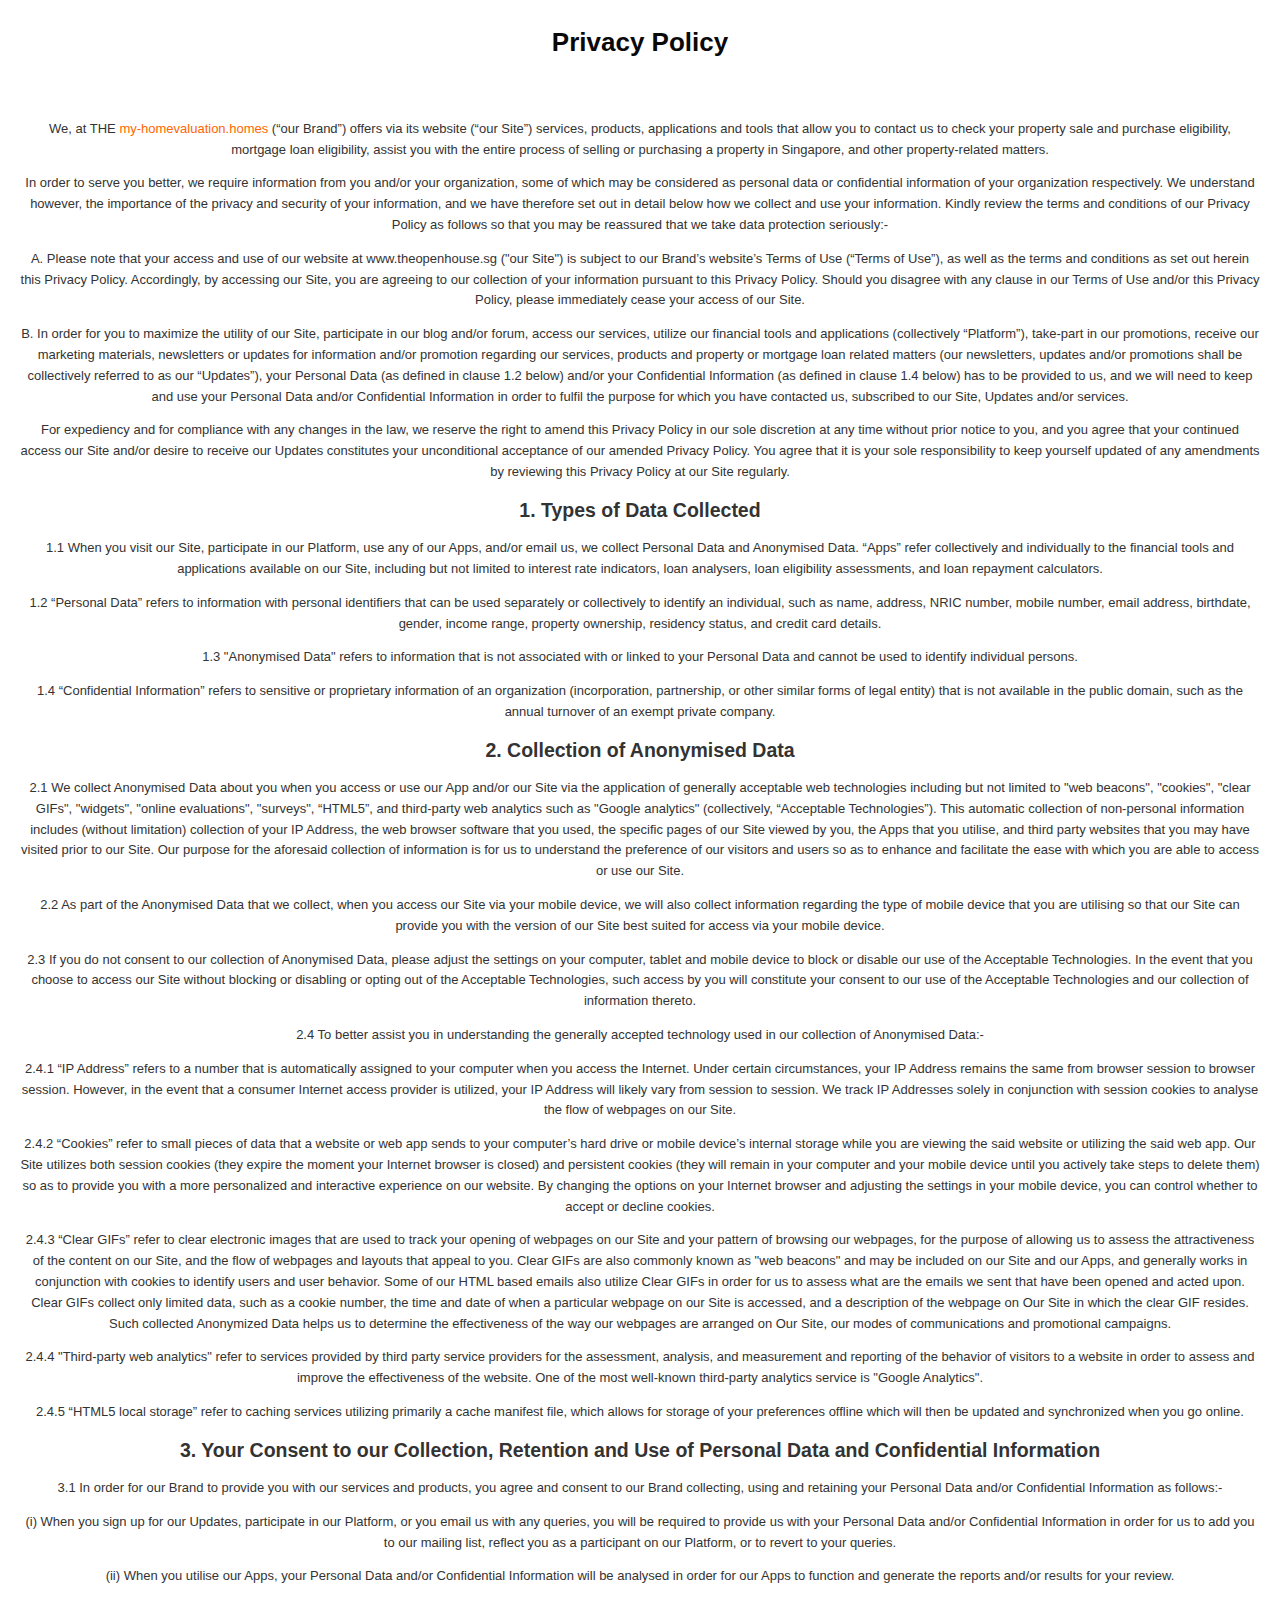
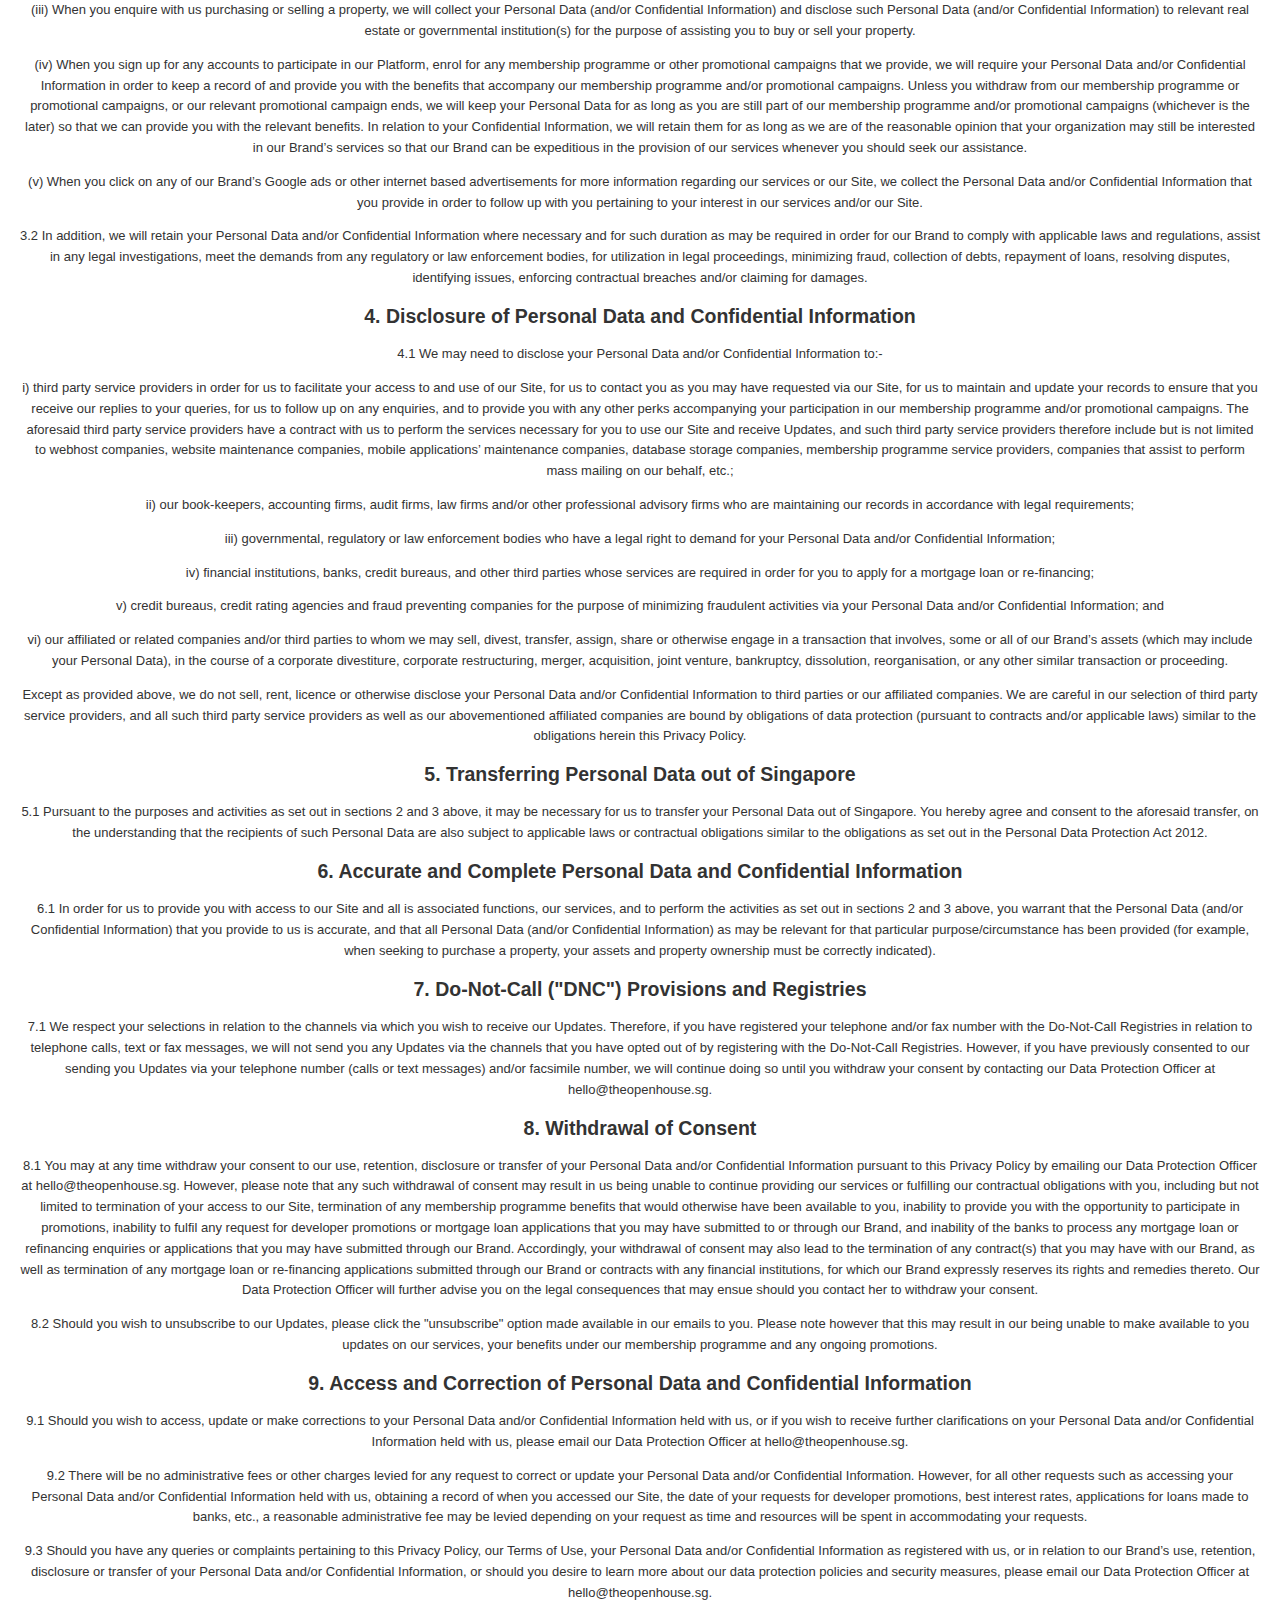
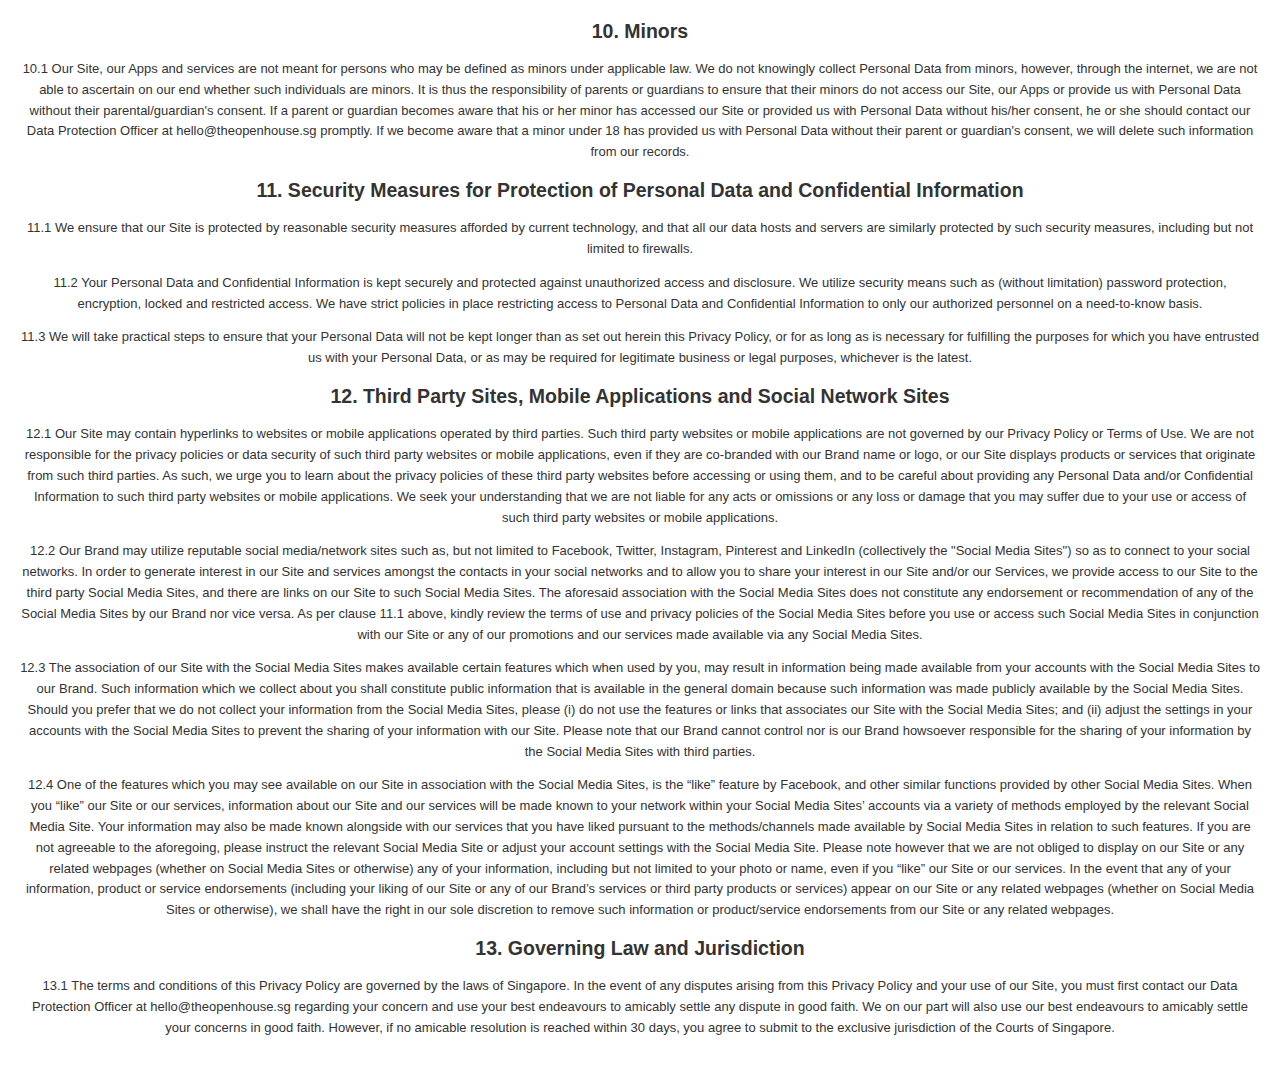
<file: policy.html>
<!DOCTYPE html>
<html lang="en">

<head>
    <meta charset="UTF-8">
    <meta name="viewport" content="width=device-width, initial-scale=1.0">
    <title>Privacy Policy</title>
    <style>
        body {
            font-family: Arial, sans-serif;
            background-color: #fff;
            color: #333;
            margin: 0;
            padding: 0;
            font-size: 13px;
        }

        header {
            background-color: white;
            color: #090909;
            padding: 10px;
            text-align: center;
        }

        .content {
            padding: 20px;
            text-align: center;
        }

        p {
            line-height: 1.6;
        }

        a {
            color: #ff6600;
            text-decoration: none;
        }

        a:hover {
            text-decoration: underline;
        }
    </style>
</head>

<body>
    <header>
        <h1>Privacy Policy</h1>
    </header>
    <div class="content">
        <p>We, at THE <a href="https://my-homevaluation.homes/">my-homevaluation.homes</a> (“our Brand”) offers via
            its website (“our Site”) services, products, applications and tools that allow you to contact us to check
            your property sale and purchase eligibility, mortgage loan eligibility, assist you with the entire process
            of selling or purchasing a property in Singapore, and other property-related matters.</p>

        <p>In order to serve you better, we require information from you and/or your organization, some of which may be
            considered as personal data or confidential information of your organization respectively. We understand
            however, the importance of the privacy and security of your information, and we have therefore set out in
            detail below how we collect and use your information. Kindly review the terms and conditions of our Privacy
            Policy as follows so that you may be reassured that we take data protection seriously:-</p>

        <p>A. Please note that your access and use of our website at www.theopenhouse.sg ("our Site") is subject to our
            Brand’s website’s Terms of Use (“Terms of Use”), as well as the terms and conditions as set out herein this
            Privacy Policy. Accordingly, by accessing our Site, you are agreeing to our collection of your information
            pursuant to this Privacy Policy. Should you disagree with any clause in our Terms of Use and/or this Privacy
            Policy, please immediately cease your access of our Site.</p>

        <p>B. In order for you to maximize the utility of our Site, participate in our blog and/or forum, access our
            services, utilize our financial tools and applications (collectively “Platform”), take-part in our
            promotions, receive our marketing materials, newsletters or updates for information and/or promotion
            regarding our services, products and property or mortgage loan related matters (our newsletters, updates
            and/or promotions shall be collectively referred to as our “Updates”), your Personal Data (as defined in
            clause 1.2 below) and/or your Confidential Information (as defined in clause 1.4 below) has to be provided
            to us, and we will need to keep and use your Personal Data and/or Confidential Information in order to
            fulfil the purpose for which you have contacted us, subscribed to our Site, Updates and/or services.</p>

        <p>For expediency and for compliance with any changes in the law, we reserve the right to amend this Privacy
            Policy in our sole discretion at any time without prior notice to you, and you agree that your continued
            access our Site and/or desire to receive our Updates constitutes your unconditional acceptance of our
            amended Privacy Policy. You agree that it is your sole responsibility to keep yourself updated of any
            amendments by reviewing this Privacy Policy at our Site regularly.</p>

        <h2>1. Types of Data Collected</h2>
        <p>1.1 When you visit our Site, participate in our Platform, use any of our Apps, and/or email us, we collect
            Personal Data and Anonymised Data. “Apps” refer collectively and individually to the financial tools and
            applications available on our Site, including but not limited to interest rate indicators, loan analysers,
            loan eligibility assessments, and loan repayment calculators.</p>

        <p>1.2 “Personal Data” refers to information with personal identifiers that can be used separately or
            collectively to identify an individual, such as name, address, NRIC number, mobile number, email address,
            birthdate, gender, income range, property ownership, residency status, and credit card details.</p>

        <p>1.3 "Anonymised Data" refers to information that is not associated with or linked to your Personal Data and
            cannot be used to identify individual persons.</p>

        <p>1.4 “Confidential Information” refers to sensitive or proprietary information of an organization
            (incorporation, partnership, or other similar forms of legal entity) that is not available in the public
            domain, such as the annual turnover of an exempt private company.</p>

        <h2>2. Collection of Anonymised Data</h2>
        <p>2.1 We collect Anonymised Data about you when you access or use our App and/or our Site via the application
            of generally acceptable web technologies including but not limited to "web beacons", "cookies", "clear
            GIFs", "widgets", "online evaluations", "surveys", “HTML5”, and third-party web analytics such as "Google
            analytics" (collectively, “Acceptable Technologies”). This automatic collection of non-personal information
            includes (without limitation) collection of your IP Address, the web browser software that you used, the
            specific pages of our Site viewed by you, the Apps that you utilise, and third party websites that you may
            have visited prior to our Site. Our purpose for the aforesaid collection of information is for us to
            understand the preference of our visitors and users so as to enhance and facilitate the ease with which you
            are able to access or use our Site.</p>
        <p>2.2 As part of the Anonymised Data that we collect, when you access our Site via your mobile device, we will
            also collect information regarding the type of mobile device that you are utilising so that our Site can
            provide you with the version of our Site best suited for access via your mobile device.</p>
        <p>2.3 If you do not consent to our collection of Anonymised Data, please adjust the settings on your computer,
            tablet and mobile device to block or disable our use of the Acceptable Technologies. In the event that you
            choose to access our Site without blocking or disabling or opting out of the Acceptable Technologies, such
            access by you will constitute your consent to our use of the Acceptable Technologies and our collection of
            information thereto.</p>
        <p>2.4 To better assist you in understanding the generally accepted technology used in our collection of
            Anonymised Data:-</p>
        <p>2.4.1 “IP Address” refers to a number that is automatically assigned to your computer when you access the
            Internet. Under certain circumstances, your IP Address remains the same from browser session to browser
            session. However, in the event that a consumer Internet access provider is utilized, your IP Address will
            likely vary from session to session. We track IP Addresses solely in conjunction with session cookies to
            analyse the flow of webpages on our Site.</p>
        <p>2.4.2 “Cookies” refer to small pieces of data that a website or web app sends to your computer’s hard drive
            or mobile device’s internal storage while you are viewing the said website or utilizing the said web app.
            Our Site utilizes both session cookies (they expire the moment your Internet browser is closed) and
            persistent cookies (they will remain in your computer and your mobile device until you actively take steps
            to delete them) so as to provide you with a more personalized and interactive experience on our website. By
            changing the options on your Internet browser and adjusting the settings in your mobile device, you can
            control whether to accept or decline cookies.</p>
        <p>2.4.3 “Clear GIFs” refer to clear electronic images that are used to track your opening of webpages on our
            Site and your pattern of browsing our webpages, for the purpose of allowing us to assess the attractiveness
            of the content on our Site, and the flow of webpages and layouts that appeal to you. Clear GIFs are also
            commonly known as "web beacons" and may be included on our Site and our Apps, and generally works in
            conjunction with cookies to identify users and user behavior. Some of our HTML based emails also utilize
            Clear GIFs in order for us to assess what are the emails we sent that have been opened and acted upon. Clear
            GIFs collect only limited data, such as a cookie number, the time and date of when a particular webpage on
            our Site is accessed, and a description of the webpage on Our Site in which the clear GIF resides. Such
            collected Anonymized Data helps us to determine the effectiveness of the way our webpages are arranged on
            Our Site, our modes of communications and promotional campaigns.</p>
        <p>2.4.4 "Third-party web analytics" refer to services provided by third party service providers for the
            assessment, analysis, and measurement and reporting of the behavior of visitors to a website in order to
            assess and improve the effectiveness of the website. One of the most well-known third-party analytics
            service is "Google Analytics".</p>
        <p>2.4.5 “HTML5 local storage” refer to caching services utilizing primarily a cache manifest file, which allows
            for storage of your preferences offline which will then be updated and synchronized when you go online.</p>

        <h2>3. Your Consent to our Collection, Retention and Use of Personal Data and Confidential Information</h2>
        <p>3.1 In order for our Brand to provide you with our services and products, you agree and consent to our Brand
            collecting, using and retaining your Personal Data and/or Confidential Information as follows:-</p>
        <p>(i) When you sign up for our Updates, participate in our Platform, or you email us with any queries, you will
            be required to provide us with your Personal Data and/or Confidential Information in order for us to add you
            to our mailing list, reflect you as a participant on our Platform, or to revert to your queries.</p>
        <p>(ii) When you utilise our Apps, your Personal Data and/or Confidential Information will be analysed in order
            for our Apps to function and generate the reports and/or results for your review.</p>
        <p>(iii) When you enquire with us purchasing or selling a property, we will collect your Personal Data (and/or
            Confidential Information) and disclose such Personal Data (and/or Confidential Information) to relevant real
            estate or governmental institution(s) for the purpose of assisting you to buy or sell your property.</p>
        <p>(iv) When you sign up for any accounts to participate in our Platform, enrol for any membership programme or
            other promotional campaigns that we provide, we will require your Personal Data and/or Confidential
            Information in order to keep a record of and provide you with the benefits that accompany our membership
            programme and/or promotional campaigns. Unless you withdraw from our membership programme or promotional
            campaigns, or our relevant promotional campaign ends, we will keep your Personal Data for as long as you are
            still part of our membership programme and/or promotional campaigns (whichever is the later) so that we can
            provide you with the relevant benefits. In relation to your Confidential Information, we will retain them
            for as long as we are of the reasonable opinion that your organization may still be interested in our
            Brand’s services so that our Brand can be expeditious in the provision of our services whenever you should
            seek our assistance.</p>
        <p>(v) When you click on any of our Brand’s Google ads or other internet based advertisements for more
            information regarding our services or our Site, we collect the Personal Data and/or Confidential Information
            that you provide in order to follow up with you pertaining to your interest in our services and/or our Site.
        </p>
        <p>3.2 In addition, we will retain your Personal Data and/or Confidential Information where necessary and for
            such duration as may be required in order for our Brand to comply with applicable laws and regulations,
            assist in any legal investigations, meet the demands from any regulatory or law enforcement bodies, for
            utilization in legal proceedings, minimizing fraud, collection of debts, repayment of loans, resolving
            disputes, identifying issues, enforcing contractual breaches and/or claiming for damages.</p>

        <h2>4. Disclosure of Personal Data and Confidential Information</h2>
        <p>4.1 We may need to disclose your Personal Data and/or Confidential Information to:-</p>
        <p>i) third party service providers in order for us to facilitate your access to and use of our Site, for us to
            contact you as you may have requested via our Site, for us to maintain and update your records to ensure
            that you receive our replies to your queries, for us to follow up on any enquiries, and to provide you with
            any other perks accompanying your participation in our membership programme and/or promotional campaigns.
            The aforesaid third party service providers have a contract with us to perform the services necessary for
            you to use our Site and receive Updates, and such third party service providers therefore include but is not
            limited to webhost companies, website maintenance companies, mobile applications’ maintenance companies,
            database storage companies, membership programme service providers, companies that assist to perform mass
            mailing on our behalf, etc.;</p>
        <p>ii) our book-keepers, accounting firms, audit firms, law firms and/or other professional advisory firms who
            are maintaining our records in accordance with legal requirements;</p>
        <p>iii) governmental, regulatory or law enforcement bodies who have a legal right to demand for your Personal
            Data and/or Confidential Information;</p>
        <p>iv) financial institutions, banks, credit bureaus, and other third parties whose services are required in
            order for you to apply for a mortgage loan or re-financing;</p>
        <p>v) credit bureaus, credit rating agencies and fraud preventing companies for the purpose of minimizing
            fraudulent activities via your Personal Data and/or Confidential Information; and</p>
        <p>vi) our affiliated or related companies and/or third parties to whom we may sell, divest, transfer, assign,
            share or otherwise engage in a transaction that involves, some or all of our Brand’s assets (which may
            include your Personal Data), in the course of a corporate divestiture, corporate restructuring, merger,
            acquisition, joint venture, bankruptcy, dissolution, reorganisation, or any other similar transaction or
            proceeding.</p>
        <p>Except as provided above, we do not sell, rent, licence or otherwise disclose your Personal Data and/or
            Confidential Information to third parties or our affiliated companies. We are careful in our selection of
            third party service providers, and all such third party service providers as well as our abovementioned
            affiliated companies are bound by obligations of data protection (pursuant to contracts and/or applicable
            laws) similar to the obligations herein this Privacy Policy.</p>

        <h2>5. Transferring Personal Data out of Singapore</h2>
        <p>5.1 Pursuant to the purposes and activities as set out in sections 2 and 3 above, it may be necessary for us
            to transfer your Personal Data out of Singapore. You hereby agree and consent to the aforesaid transfer, on
            the understanding that the recipients of such Personal Data are also subject to applicable laws or
            contractual obligations similar to the obligations as set out in the Personal Data Protection Act 2012.</p>

        <h2>6. Accurate and Complete Personal Data and Confidential Information</h2>
        <p>6.1 In order for us to provide you with access to our Site and all is associated functions, our services, and
            to perform the activities as set out in sections 2 and 3 above, you warrant that the Personal Data (and/or
            Confidential Information) that you provide to us is accurate, and that all Personal Data (and/or
            Confidential Information) as may be relevant for that particular purpose/circumstance has been provided (for
            example, when seeking to purchase a property, your assets and property ownership must be correctly
            indicated).</p>

        <h2>7. Do-Not-Call ("DNC") Provisions and Registries</h2>
        <p>7.1 We respect your selections in relation to the channels via which you wish to receive our Updates.
            Therefore, if you have registered your telephone and/or fax number with the Do-Not-Call Registries in
            relation to telephone calls, text or fax messages, we will not send you any Updates via the channels that
            you have opted out of by registering with the Do-Not-Call Registries. However, if you have previously
            consented to our sending you Updates via your telephone number (calls or text messages) and/or facsimile
            number, we will continue doing so until you withdraw your consent by contacting our Data Protection Officer
            at hello@theopenhouse.sg.</p>

        <h2>8. Withdrawal of Consent</h2>
        <p>8.1 You may at any time withdraw your consent to our use, retention, disclosure or transfer of your Personal
            Data and/or Confidential Information pursuant to this Privacy Policy by emailing our Data Protection Officer
            at hello@theopenhouse.sg. However, please note that any such withdrawal of consent may result in us being
            unable to continue providing our services or fulfilling our contractual obligations with you, including but
            not limited to termination of your access to our Site, termination of any membership programme benefits that
            would otherwise have been available to you, inability to provide you with the opportunity to participate in
            promotions, inability to fulfil any request for developer promotions or mortgage loan applications that you
            may have submitted to or through our Brand, and inability of the banks to process any mortgage loan or
            refinancing enquiries or applications that you may have submitted through our Brand. Accordingly, your
            withdrawal of consent may also lead to the termination of any contract(s) that you may have with our Brand,
            as well as termination of any mortgage loan or re-financing applications submitted through our Brand or
            contracts with any financial institutions, for which our Brand expressly reserves its rights and remedies
            thereto. Our Data Protection Officer will further advise you on the legal consequences that may ensue should
            you contact her to withdraw your consent.</p>

        <p>8.2 Should you wish to unsubscribe to our Updates, please click the "unsubscribe" option made available in
            our emails to you. Please note however that this may result in our being unable to make available to you
            updates on our services, your benefits under our membership programme and any ongoing promotions.</p>

        <h2>9. Access and Correction of Personal Data and Confidential Information</h2>
        <p>9.1 Should you wish to access, update or make corrections to your Personal Data and/or Confidential
            Information held with us, or if you wish to receive further clarifications on your Personal Data and/or
            Confidential Information held with us, please email our Data Protection Officer at hello@theopenhouse.sg.
        </p>

        <p>9.2 There will be no administrative fees or other charges levied for any request to correct or update your
            Personal Data and/or Confidential Information. However, for all other requests such as accessing your
            Personal Data and/or Confidential Information held with us, obtaining a record of when you accessed our
            Site, the date of your requests for developer promotions, best interest rates, applications for loans made
            to banks, etc., a reasonable administrative fee may be levied depending on your request as time and
            resources will be spent in accommodating your requests.</p>

        <p>9.3 Should you have any queries or complaints pertaining to this Privacy Policy, our Terms of Use, your
            Personal Data and/or Confidential Information as registered with us, or in relation to our Brand’s use,
            retention, disclosure or transfer of your Personal Data and/or Confidential Information, or should you
            desire to learn more about our data protection policies and security measures, please email our Data
            Protection Officer at hello@theopenhouse.sg.</p>

        <h2>10. Minors</h2>
        <p>10.1 Our Site, our Apps and services are not meant for persons who may be defined as minors under applicable
            law. We do not knowingly collect Personal Data from minors, however, through the internet, we are not able
            to ascertain on our end whether such individuals are minors. It is thus the responsibility of parents or
            guardians to ensure that their minors do not access our Site, our Apps or provide us with Personal Data
            without their parental/guardian's consent. If a parent or guardian becomes aware that his or her minor has
            accessed our Site or provided us with Personal Data without his/her consent, he or she should contact our
            Data Protection Officer at hello@theopenhouse.sg promptly. If we become aware that a minor under 18 has
            provided us with Personal Data without their parent or guardian's consent, we will delete such information
            from our records.</p>

        <h2>11. Security Measures for Protection of Personal Data and Confidential Information</h2>
        <p>11.1 We ensure that our Site is protected by reasonable security measures afforded by current technology, and
            that all our data hosts and servers are similarly protected by such security measures, including but not
            limited to firewalls.</p>

        <p>11.2 Your Personal Data and Confidential Information is kept securely and protected against unauthorized
            access and disclosure. We utilize security means such as (without limitation) password protection,
            encryption, locked and restricted access. We have strict policies in place restricting access to Personal
            Data and Confidential Information to only our authorized personnel on a need-to-know basis.</p>

        <p>11.3 We will take practical steps to ensure that your Personal Data will not be kept longer than as set out
            herein this Privacy Policy, or for as long as is necessary for fulfilling the purposes for which you have
            entrusted us with your Personal Data, or as may be required for legitimate business or legal purposes,
            whichever is the latest.</p>

        <h2>12. Third Party Sites, Mobile Applications and Social Network Sites</h2>
        <p>12.1 Our Site may contain hyperlinks to websites or mobile applications operated by third parties. Such third
            party websites or mobile applications are not governed by our Privacy Policy or Terms of Use. We are not
            responsible for the privacy policies or data security of such third party websites or mobile applications,
            even if they are co-branded with our Brand name or logo, or our Site displays products or services that
            originate from such third parties. As such, we urge you to learn about the privacy policies of these third
            party websites before accessing or using them, and to be careful about providing any Personal Data and/or
            Confidential Information to such third party websites or mobile applications. We seek your understanding
            that we are not liable for any acts or omissions or any loss or damage that you may suffer due to your use
            or access of such third party websites or mobile applications.</p>

        <p>12.2 Our Brand may utilize reputable social media/network sites such as, but not limited to Facebook,
            Twitter, Instagram, Pinterest and LinkedIn (collectively the "Social Media Sites") so as to connect to your
            social networks. In order to generate interest in our Site and services amongst the contacts in your social
            networks and to allow you to share your interest in our Site and/or our Services, we provide access to our
            Site to the third party Social Media Sites, and there are links on our Site to such Social Media Sites. The
            aforesaid association with the Social Media Sites does not constitute any endorsement or recommendation of
            any of the Social Media Sites by our Brand nor vice versa. As per clause 11.1 above, kindly review the terms
            of use and privacy policies of the Social Media Sites before you use or access such Social Media Sites in
            conjunction with our Site or any of our promotions and our services made available via any Social Media
            Sites.</p>

        <p>12.3 The association of our Site with the Social Media Sites makes available certain features which when used
            by you, may result in information being made available from your accounts with the Social Media Sites to our
            Brand. Such information which we collect about you shall constitute public information that is available in
            the general domain because such information was made publicly available by the Social Media Sites. Should
            you prefer that we do not collect your information from the Social Media Sites, please (i) do not use the
            features or links that associates our Site with the Social Media Sites; and (ii) adjust the settings in your
            accounts with the Social Media Sites to prevent the sharing of your information with our Site. Please note
            that our Brand cannot control nor is our Brand howsoever responsible for the sharing of your information by
            the Social Media Sites with third parties.</p>

        <p>12.4 One of the features which you may see available on our Site in association with the Social Media Sites,
            is the “like” feature by Facebook, and other similar functions provided by other Social Media Sites. When
            you “like” our Site or our services, information about our Site and our services will be made known to your
            network within your Social Media Sites’ accounts via a variety of methods employed by the relevant Social
            Media Site. Your information may also be made known alongside with our services that you have liked pursuant
            to the methods/channels made available by Social Media Sites in relation to such features. If you are not
            agreeable to the aforegoing, please instruct the relevant Social Media Site or adjust your account settings
            with the Social Media Site. Please note however that we are not obliged to display on our Site or any
            related webpages (whether on Social Media Sites or otherwise) any of your information, including but not
            limited to your photo or name, even if you “like” our Site or our services. In the event that any of your
            information, product or service endorsements (including your liking of our Site or any of our Brand’s
            services or third party products or services) appear on our Site or any related webpages (whether on Social
            Media Sites or otherwise), we shall have the right in our sole discretion to remove such information or
            product/service endorsements from our Site or any related webpages.</p>

        <h2>13. Governing Law and Jurisdiction</h2>
        <p>13.1 The terms and conditions of this Privacy Policy are governed by the laws of Singapore. In the event of
            any disputes arising from this Privacy Policy and your use of our Site, you must first contact our Data
            Protection Officer at hello@theopenhouse.sg regarding your concern and use your best endeavours to amicably
            settle any dispute in good faith. We on our part will also use our best endeavours to amicably settle your
            concerns in good faith. However, if no amicable resolution is reached within 30 days, you agree to submit to
            the exclusive jurisdiction of the Courts of Singapore.</p>
    </div>
</body>

</html>
</file>
<file: accordions/style.css>
body {
    font-family: 'Poppins', sans-serif;
    margin: 0px;
}

section.global-padding {
    padding: 0 40px;
}

.container {
    width: 100%;
    max-width: 1250px;
    margin: 0 auto;
}

.padding {
    padding: 100px 0;
}

.main-title {
    display: flex;
    flex-direction: column;
    align-items: center;
    text-align: center;
    max-width: 900px;
    margin: 0 auto;
}

h1.heading-style-h1 {
    margin: 0px;
    font-size: 40px;
    line-height: 140%;
}

.accoriodns-wrapper {
    display: flex;
    flex-direction: column;
    gap: 1em;
    padding-top: 70px;
}

.accordion-item {
    background: #ffffff;
    border-radius: 16px;
    padding: 0 32px 32px 32px;
    cursor: pointer;
    box-shadow: 0 0 10px 0 #697ace30;
}

.accoridon-triggerd {
    padding-top: 32px;
    display: flex;
    align-items: center;
    justify-content: space-between;
}

.accoridon-title {
    width: 80%;
}

.accoridon-title h4 {
    margin: 0px;
    font-size: 24px;
    font-weight: 500;
}

.accoridon-icon {
    width: 40px;
    height: 40px;
    display: flex;
    flex-direction: column;
    align-items: center;
    justify-content: center;
    background: #00937b;
    border-radius: 99em;
}

.accoridon-icon img {
    width: 20px;
}

.accoriodn-content p {
    margin: 0px;
    font-size: 18px;
    padding-top: 20px;
    line-height: 160%;
}

.accoriodn-content {
    height: 0;
    overflow: hidden;
    transition: height 0.4s ease;
}

.accoriodn-content ul li {
    padding: 0px;
}

.accoridon-icon img {
    transition: transform 0.4s ease;
}

.accoridon-icon img.rotated {
    transform: rotate(45deg);
}

.accordion-item.active-bg {
    background: #00937b3d;
    transition: background 0.4s ease;
}

@media (min-width: 320px) and (max-width: 480px) {
    section.global-padding {
        padding: 0 10px !important;
    }

    h1.heading-style-h1 {
        margin: 0px;
        font-size: 25px;
        line-height: 140%;
    }

    .accoridon-title h4 {
        margin: 0px;
        font-size: 20px;
        font-weight: 500;
    }
}

@media (min-width: 768px) and (max-width: 1024px) {
    h1.heading-style-h1 {
        margin: 0px;
        font-size: 30px;
        line-height: 140%;
    }
}
</file>
<file: contact/style.css>
@import url("https://fonts.googleapis.com/css2?family=Poppins:ital,wght@0,100;0,200;0,300;0,400;0,500;0,600;0,700;0,800;0,900;1,100;1,200;1,300;1,400;1,500;1,600;1,700;1,800;1,900&display=swap");

:root {
  --primary-color: #00937b;
  --secondary-color: #00715f;
  --hover-color: #ccf2eb;
  --active-color: #005645;
  --background-color: #f0f2f5;
  --text-color: #333;
  --button-background: var(--primary-color);
  --button-hover: var(--active-color);
  --form-border: #ccc;
  --form-focus-border: var(--secondary-color);
  --white: #ffffff;
}

* {
  margin: 0;
  padding: 0;
  font-family: "Poppins", sans-serif;
  box-sizing: border-box;
}

body {
  background: var(--background-color);
  color: var(--text-color);
}

header {
    position: relative;
    color: var(--white);
    padding: 20px 40px;
    height: 100vh;
    display: flex;
    flex-direction: column;
    align-items: center;
    justify-content: center;
    background-position: center;
}

a {
  text-decoration: none;
  color: var(--secondary-color);
}
.button-wrapper {
    display: flex;
    gap: 1rem;
    align-items: center;
    justify-content: center;
    margin-top: 1.5em;
    width: 100%;
    text-align: center;
}
.button-wrapper a {
    background: #00937b;
    padding: 1em;
    border-radius: 99rem;
    border: solid 1px #00937b;
    transition: all 0.5s;
    color: #fff;
    width: 100%;
}
.button-wrapper a:hover {
    border: solid 1px #00937b;
    background: transparent;
    color: #00937b;
}
.hero-wrapper {
    max-width: 650px;
    background: #ffffff;
    padding: 4em 2em 2.5em 2em;
    border-radius: 1em;
    backdrop-filter: blur(236px) !important;
    display: flex;
    flex-direction: column;
    align-items: flex-start;
    color: #000;
    text-align: left;
    gap: 1em;
}
.hero-wrapper h1 {
    color: #000;
    font-size: 40px !important;
}

.check-list-main {
    display: flex;
    flex-direction: column;
    gap: 1em;
}
.icon-list {
    display: flex;
    flex-direction: column;
    align-items: flex-start;
    gap: .6em;
}
.icon-list-item img {
    width: 20px;
    height: 20px;
}
.icon-list-item {
    display: flex;
    justify-content: flex-start;
    align-items: center;
    gap: .5em;
}
.icon-list-content {
    color: #000;
    width: 95%;
}
.nav-container {
  display: flex;
  align-items: center;
  justify-content: space-between;
}

.logo {
  font-size: 18px;
  font-weight: bold;
}

nav ul {
  list-style: none;
  display: flex;
  gap: 30px;
}

nav a {
  color: var(--white);
  text-decoration: none;
  font-size: 14px;
  transition: all 0.3s;
  padding: 8px 16px;
  border-radius: 20px;
}

nav a:hover,
nav a.active {
  background-color: var(--white);
  color: var(--primary-color);
  border-radius: 20px;
}

.login-btn {
  background-color: white;
  color: var(--primary-color);
  border: none;
  padding: 8px 16px;
  border-radius: 20px;
  font-weight: bold;
  cursor: pointer;
  transition: background-color 0.3s, color 0.3s;
}

.login-btn:hover {
  background-color: var(--hover-color);
  color: var(--active-color);
}

.hero {
  text-align: center;
  /* padding: 100px 20px 200px; */
  display: flex;
  justify-content: center;
}
.flex-wrapper {
  width: 50%;
}
.hero-wrapper {
  max-width: 650px;
}

.hero h1 {
  font-size: 28px;
  margin-bottom: 10px;
}

.hero p {
  font-size: 14px;
  opacity: 0.9;
}

.floating-icons {
  position: absolute;
  top: 75%;
  padding: 0px 40px;
  right: 0;
  display: flex;
  flex-direction: column;
  gap: 15px;
}

.floating-icons button {
  width: 40px;
  height: 40px;
  border-radius: 50%;
  background-color: white;
  border: none;
  box-shadow: 0 2px 6px rgba(0, 0, 0, 0.1);
  cursor: pointer;
  transition: transform 0.3s, background-color 0.3s;
}

.floating-icons button i {
  font-size: 18px;
  padding-top: 3px;
  color: var(--primary-color);
}

.login-btn i,
.button i {
  margin-right: 6px;
}

.floating-icons button:hover i {
  color: var(--active-color);
}

.floating-icons button:hover {
  background-color: var(--hover-color);
  transform: scale(1.1);
}

.floating-icons button {
  position: relative;
}

.icon-label {
  position: absolute;
  right: 125%;
  top: 50%;
  transform: translateY(-50%);
  background-color: var(--white);
  color: var(--primary-color);
  padding: 5px 10px;
  border-radius: 100px;
  white-space: nowrap;
  opacity: 0;
  pointer-events: none;
  transition: opacity 0.3s ease;
  font-size: 14px;
}

.floating-icons button:hover .icon-label {
  opacity: 1;
}

.icon-label::after {
  content: "";
  position: absolute;
  top: 50%;
  right: -10px;
  transform: translateY(-50%);
  border-width: 6px;
  border-style: solid;
  border-color: transparent transparent transparent var(--white);
}

.container {
  position: relative;
  max-width: 800px;
  background: white;
  margin: -140px auto 40px auto;
  padding: 40px;
  border-radius: 12px;
  box-shadow: 0 5px 20px rgba(0, 0, 0, 0.1);
}

.tabs {
  display: flex;
  justify-content: center;
  margin-bottom: 30px;
}

.tab {
  padding: 10px 24px;
  margin: 0 5px;
  border-radius: 25px;
  background: var(--background-color);
  cursor: pointer;
  transition: background-color 0.3s, color 0.3s, box-shadow 0.3s;
  width: 25%;
  text-align: center;
}

.tab:hover {
  background-color: var(--hover-color);
  box-shadow: 0 4px 10px rgba(0, 0, 0, 0.3);
}

.tab.active {
  background: var(--primary-color);
  color: white;
  box-shadow: 0 4px 10px rgba(0, 0, 0, 0.3);
}

form label {
  display: block;
  margin-top: 18px;
  color: var(--text-color);
  font-weight: 500;
}

input,
select,
textarea {
  transition: all 0.3s;
}

input:focus,
select:focus,
textarea:focus {
  outline: none;
  border-color: var(--secondary-color);
  box-shadow: 0 3px 6px rgba(0, 0, 0, 0.1);
}

input:hover,
select:hover,
textarea:hover {
  outline: none;
  border-color: var(--secondary-color);
  box-shadow: 0 3px 6px rgba(42, 102, 242, 0.1);
}

form select,
form input,
form textarea {
  width: 100%;
  padding: 10px;
  margin-top: 6px;
  border: 1px solid var(--form-border);
  border-radius: 5px;
  transition: border-color 0.3s;
}

.form-section {
  display: none;
}

.active-form {
  display: block;
}

.api-options {
  display: flex;
  flex-wrap: wrap;
  gap: 10px;
  margin-top: 10px;
}

.api-options label {
  flex: 1 1 48%;
  cursor: pointer;
  transition: color 0.3s;
}

.api-options input:hover + label,
.api-options label:hover {
  color: var(--secondary-color);
}

.button {
  background: var(--secondary-color);
  color: white;
  padding: 12px 20px;
  border: none;
  border-radius: 6px;
  cursor: pointer;
  margin-top: 30px;
  transition: background-color 0.3s, transform 0.2s;
}

.button:hover {
  background: var(--active-color);
  transform: translateY(-2px);
}

footer {
  text-align: center;
  padding: 40px 20px;
  font-size: 14px;
  color: #666;
}

.consent {
  margin-top: 20px;
  display: flex;
  align-items: flex-start;
}

.consent input {
  margin-right: 10px;
  margin-top: 5px;
}

.input-row {
  display: flex;
  gap: 10px;
  justify-content: space-between;
}

.input-icon {
  position: relative;
  display: flex;
  align-items: center;
  flex: 1;
}

.input-icon i {
  position: absolute;
  left: 15px;
  color: var(--primary-color);
  top: 18px;
}

.input-icon input {
  padding-left: 40px;
}

.input-icon input:focus {
  border-color: var(--primary-color);
}

.custom-input {
  width: 2%;
}

.check-box-label {
  display: flex;
  align-items: flex-start;
  gap: 10px;
}

button.button {
  width: 100%;
}

.check-box-p {
  font-weight: 400;
}

.custom-select-wrapper {
  position: relative;
  display: inline-block;
  width: 100%;
}

select {
  appearance: none;
  width: 100%;
  padding: 12px !important;
  background-color: white;
  background-image: url("https://i.ibb.co/39rnR4rr/down-1.png");
  background-repeat: no-repeat;
  background-position: right 12px center;
  background-size: 10px 10px;
}

@media (max-width: 768px) {
  body {
    font-size: 16px;
  }

  .nav-container {
    flex-direction: column;
    align-items: center;
  }

  nav ul {
    flex-direction: column;
    gap: 20px;
  }

  .hero {
    padding: 100px 20px;
  }

  .hero-wrapper {
    max-width: 560px;
  }

  .hero h1 {
    font-size: 24px;
  }

  .hero p {
    font-size: 12px;
  }

  .tab {
    width: 100%;
    border-radius: 6px;
  }

  .floating-icons {
    right: 10px;
    top: 20%;
    padding: 0 20px;
  }

  .container {
    padding: 30px;
    margin: 30px;
  }
}

/* Mobile Devices */
@media (max-width: 480px) {
  body {
    font-size: 14px;
  }
  .container {
    padding: 20px;
    margin: -80px 20px 20px 20px;
  }

  .nav-container {
    flex-direction: column;
    align-items: center;
  }

  .logo {
    font-size: 16px;
  }

  .tabs {
    flex-direction: column;
    gap: 5px;
  }
    .hero {
        padding: 20px 20px 81px 20px;
    }
  .tab {
    width: 100%;
    padding: 12px;
  }

  .floating-icons {
    right: 0;
    top: 0;
    padding: 10px;
  }
  .floating-icons button {
    width: 30px;
    height: 30px;
  }

  .hero p {
    font-size: 10px;
  }

  form label {
    font-size: 12px;
  }

  input,
  select,
  textarea {
    font-size: 14px;
  }

  .button {
    width: 100%;
    padding: 15px;
  }
}
@media (min-width: 320px) and (max-width: 480px) {
  .floating-icons button i {
    font-size: 14px;
  }
  div#tab-condo {
    margin-top: 10px;
  }
    .floating-icons {
        padding: 10px;
        display: flex
;
        flex-direction: row;
        justify-content: center;
        align-items: center;
        position: static;
        margin-top: -36px;
    }
.button-wrapper {
    display: flex;
    gap: 1rem;
    align-items: stretch;
    justify-content: center;
    margin-top: 1.5em;
    flex-direction: column;
    width: 100%;
}
    header {
        padding: 20px 0px;
        height: 100%;
    }
        .hero h1 {
        font-size: 24px !important;
    }

}
/* popup */
#popup-container {
    position: fixed;
    top: 20px;
    right: 20px;
    z-index: 1000;
}
.popup {
    display: flex
;
    align-items: center;
    background-color: white;
    border-radius: 8px;
    box-shadow: 0 2px 4px rgba(0, 0, 0, 0.1);
    transition: opacity 0.3s ease;
    max-width: 300px;
}
.user-icon {
    width: 60px;
    height: 60px;
    background-color: #00937b;
    display: flex
;
    align-items: center;
    justify-content: center;
    border-radius: 8px 0px 0px 8px;
}
.popup-content {
    font-size: 12px;
    padding: 10px;
    line-height: 1.4;
    color: #333;
    flex: 1;
}
.user-icon img {
    width: 30px;
    height: 30px;
}
</file>
<file: dark-theme/style.css>
@import url("https://fonts.googleapis.com/css2?family=Poppins:ital,wght@0,100;0,200;0,300;0,400;0,500;0,600;0,700;0,800;0,900;1,100;1,200;1,300;1,400;1,500;1,600;1,700;1,800;1,900&display=swap");

:root {
  --primary-color: linear-gradient(135deg, #0F041C, #530070);
  --primary-color-solid: #4C00FF;
  --secondary-color: linear-gradient(135deg, #0F041C, #530070);
  --hover-color: linear-gradient(135deg, #0F041C, #530070);
  --active-color: linear-gradient(135deg,#530070, #0F041C);
  --background-color: rgba(22, 5, 36, 1);
  --text-color: #222;
  --button-background: var(--primary-color-solid);
  --button-hover: var(--active-color);
  --form-border: #ccc;
  --form-focus-border: var(--secondary-color);
  --white: #ffffff;
}


* {
  margin: 0;
  padding: 0;
  font-family: "Poppins", sans-serif;
  box-sizing: border-box;
}

body {
    background: var(--primary-color);

  color: var(--text-color);
  overflow-x: hidden;
}

header {
  position: relative;
  background: url("https://dev.barobill.co.kr/images/common/background/pattern-04.svg")
      no-repeat calc(50% - 50rem) -5rem,
    url(https://dev.barobill.co.kr/images/common/background/pattern-04-reverse.svg)
      no-repeat calc(50% - 28rem) 14rem,
    url(https://dev.barobill.co.kr/images/common/background/pattern-04.svg)
      no-repeat calc(50% + 20rem) -15rem;
  background-size: 25rem, 14rem, auto;
  color: var(--white);
  padding: 20px 40px;
  background-repeat: no-repeat;
}

a {
  text-decoration: none;
  color: var(--secondary-color);
}

.nav-container {
  display: flex;
  align-items: center;
  justify-content: space-between;
}
.banner{
  background-repeat: no-repeat;
}
.logo {
  font-size: 18px;
  font-weight: bold;
}

nav ul {
  list-style: none;
  display: flex;
  gap: 30px;
}

nav a {
  color: var(--white);
  text-decoration: none;
  font-size: 14px;
  transition: all 0.3s;
  padding: 8px 16px;
  border-radius: 20px;
}

nav a:hover,
nav a.active {
  background-color: var(--white);
  color: var(--primary-color);
  border-radius: 20px;
}

.login-btn {
  background-color: white;
  color: var(--primary-color);
  border: none;
  padding: 8px 16px;
  border-radius: 20px;
  font-weight: bold;
  cursor: pointer;
  transition: background-color 0.3s, color 0.3s;
}

.login-btn:hover {
  background-color: var(--hover-color);
  color: var(--active-color);
}

.hero {
  text-align: center;
  padding: 100px 20px 200px;
  display: flex;
  justify-content: center;
}
.flex-wrapper {
  width: 50%;
}
.hero-wrapper {
  max-width: 650px;
}

.hero h1 {
  font-size: 28px;
  margin-bottom: 10px;
}

.hero p {
  font-size: 14px;
  opacity: 0.9;
}

.floating-icons {
  position: absolute;
  top: 20%;
  padding: 0px 40px;
  right: 0;
  display: flex;
  flex-direction: column;
  gap: 15px;
}

.floating-icons button {
  width: 40px;
  height: 40px;
  border-radius: 50%;
  background-color: white;
  border: none;
  box-shadow: 0 2px 6px rgba(0, 0, 0, 0.1);
  cursor: pointer;
  transition: transform 0.3s, background-color 0.3s;
}

.floating-icons button i {
  font-size: 18px;
  padding-top: 3px;
  color: #4A0064;
}

.login-btn i,
.button i {
  margin-right: 6px;
}

.floating-icons button:hover i {
  color: #4A0064;
}

.floating-icons button:hover {
/*  background-color: rgba(74, 0, 100, 0.9);*/
  transform: scale(1.1);
}

.floating-icons button {
  position: relative;
}

.icon-label {
  position: absolute;
  right: 125%;
  top: 50%;
  transform: translateY(-50%);
  background-color: var(--white);
  color: var(--primary-color);
  padding: 5px 10px;
  border-radius: 100px;
  white-space: nowrap;
  opacity: 0;
  pointer-events: none;
  transition: opacity 0.3s ease;
  font-size: 14px;
}

.floating-icons button:hover .icon-label {
  opacity: 1;
}

.icon-label::after {
  content: "";
  position: absolute;
  top: 50%;
  right: -10px;
  transform: translateY(-50%);
  border-width: 6px;
  border-style: solid;
  border-color: transparent transparent transparent var(--white);
}

.container {
  
  max-width: 800px;
  background: white;
  margin: -140px auto 40px auto;
  padding: 40px;
  border-radius: 12px;
  box-shadow: 0 5px 20px rgba(0, 0, 0, 0.1);

}
.step-stab-main-wrapper {
    position: relative;
    z-index: 990;
}

.gradient {
    background-color: #cb00dddb;
    width: 258.44px;
    height: 258.44px;
    position: absolute;
    left: -32%;
    top: 23%;
    border-radius: 99em;
    filter: blur(242.97px);
}
.gradient.after {
    left: 100%;
}
.tabs {
  display: flex;
  justify-content: center;
  margin-bottom: 30px;
}

.tab {
  padding: 10px 24px;
  margin: 0 5px;
  border-radius: 25px;
  background: var(--background-color);
  cursor: pointer;
  transition: all 0.3s;
  width: 25%;
  text-align: center;
  color: var(--white);
}

.tab:hover {
  background: linear-gradient(135deg,#530070, #0F041C);
  box-shadow: 0 4px 10px rgba(0, 0, 0, 0.3);
}

.tab.active {
  background: var(--primary-color);
  color: white;
  box-shadow: 0 4px 10px rgba(0, 0, 0, 0.3);
}

form label {
  display: block;
  margin-top: 18px;
  color: var(--text-color);
  font-weight: 500;
}

input,
select,
textarea {
  transition: all 0.3s;
}

input:focus,
select:focus,
textarea:focus {
  outline: none;
  border-color: var(--secondary-color);
  box-shadow: 0 3px 6px rgba(0, 0, 0, 0.1);
}

input:hover,
select:hover,
textarea:hover {
  outline: none;
  border-color: var(--secondary-color);
  box-shadow: 0 3px 6px rgba(42, 102, 242, 0.1);
}

form select,
form input,
form textarea {
  width: 100%;
  padding: 10px;
  margin-top: 6px;
  border: 1px solid var(--form-border);
  border-radius: 5px;
  transition: border-color 0.3s;
}

.form-section {
  display: none;
}

.active-form {
  display: block;
}

.api-options {
  display: flex;
  flex-wrap: wrap;
  gap: 10px;
  margin-top: 10px;
}

.api-options label {
  flex: 1 1 48%;
  cursor: pointer;
  transition: color 0.3s;
}

.api-options input:hover + label,
.api-options label:hover {
  color: var(--secondary-color);
}

.button {
  background: var(--secondary-color);
  color: white;
  padding: 12px 20px;
  border: none;
  border-radius: 6px;
  cursor: pointer;
  margin-top: 30px;
  transition: background-color 0.3s, transform 0.2s;
}

.button:hover {
  background: var(--active-color);
  transform: translateY(-2px);
}

footer {
  text-align: center;
  padding: 40px 20px;
  font-size: 14px;
  color: #fff;
  opacity: 0.9;
}

.consent {
  margin-top: 20px;
  display: flex;
  align-items: flex-start;
}

.consent input {
  margin-right: 10px;
  margin-top: 5px;
}

.input-row {
  display: flex;
  gap: 10px;
  justify-content: space-between;
}

.input-icon {
  position: relative;
  display: flex;
  align-items: center;
  flex: 1;
}

.input-icon i {
  position: absolute;
  left: 15px;
  color: #4A0064;
  top: 18px;
}

.input-icon input {
  padding-left: 40px;
}

.input-icon input:focus {
  border-color: var(--primary-color);
}

.custom-input {
  width: 2%;
}

.check-box-label {
  display: flex;
  align-items: flex-start;
  gap: 10px;
}

button.button {
  width: 100%;
}

.check-box-p {
  font-weight: 400;
}

.custom-select-wrapper {
  position: relative;
  display: inline-block;
  width: 100%;
}

select {
  appearance: none;
  width: 100%;
  padding: 12px !important;
  background-color: white;
  background-image: url("https://i.ibb.co/39rnR4rr/down-1.png");
  background-repeat: no-repeat;
  background-position: right 12px center;
  background-size: 10px 10px;
}

@media (max-width: 768px) {
  body {
    font-size: 16px;
  }

  .nav-container {
    flex-direction: column;
    align-items: center;
  }

  nav ul {
    flex-direction: column;
    gap: 20px;
  }

  .hero {
    padding: 100px 20px;
  }

  .hero-wrapper {
    max-width: 560px;
  }

  .hero h1 {
    font-size: 24px;
  }

  .hero p {
    font-size: 12px;
  }

  .tab {
    width: 100%;
    border-radius: 6px;
  }

  .floating-icons {
    right: 10px;
    top: 20%;
    padding: 0 20px;
  }

  .container {
    padding: 30px;
    margin: 30px;
  }
}

/* Mobile Devices */
@media (max-width: 480px) {
  body {
    font-size: 14px;
  }
  .container {
    padding: 20px;
    margin: -80px 20px 20px 20px;
  }

  .nav-container {
    flex-direction: column;
    align-items: center;
  }

  .logo {
    font-size: 16px;
  }

  .tabs {
    flex-direction: column;
    gap: 5px;
  }
  .hero {
    padding: 50px 20px 100px;
  }
  .tab {
    width: 100%;
    padding: 12px;
  }

  .floating-icons {
    right: 0;
    top: 0;
    padding: 10px;
  }
  .floating-icons button {
    width: 30px;
    height: 30px;
  }
  .hero h1 {
    font-size: 22px;
  }

  .hero p {
    font-size: 10px;
  }

  form label {
    font-size: 12px;
  }

  input,
  select,
  textarea {
    font-size: 14px;
  }

  .button {
    width: 100%;
    padding: 15px;
  }
}
@media (min-width: 320px) and (max-width: 480px) {
  .floating-icons button i {
    font-size: 14px;
  }
  div#tab-condo {
    margin-top: 10px;
  }
}
</file>
<file: result/style.css>
@import url("https://fonts.googleapis.com/css2?family=Poppins:ital,wght@0,100;0,200;0,300;0,400;0,500;0,600;0,700;0,800;0,900;1,100;1,200;1,300;1,400;1,500;1,600;1,700;1,800;1,900&display=swap");

:root {
    --primary-color: #00937b;
    --secondary-color: #00715f;
    --hover-color: #ccf2eb;
    --active-color: #005645;
    --background-color: #f0f2f5;
    --text-color: #333;
    --button-background: var(--primary-color);
    --button-hover: var(--active-color);
    --form-border: #ccc;
    --form-focus-border: var(--secondary-color);
    --white: #ffffff;
}

* {
    margin: 0;
    padding: 0;
    box-sizing: border-box;
    font-family: "Poppins", sans-serif;
    transition: all 0.3s ease-in-out;
}

body {
    background: var(--primary-color) !important;
    color: var(--text-color);
    overflow-x: hidden;
}

.page-wrapper {
    position: relative;
    background: url(https://dev.barobill.co.kr/images/common/background/pattern-04.svg) no-repeat calc(50% - 50rem) -5rem, url(https://dev.barobill.co.kr/images/common/background/pattern-04-reverse.svg) no-repeat calc(50% - 28rem) 14rem, url(https://dev.barobill.co.kr/images/common/background/pattern-04.svg) no-repeat calc(60% + 30rem) -30rem;
    background-size: 25rem, 14rem, auto;
    background-repeat: no-repeat;
}

h1 {

    font-size: 46px !important;
    font-weight: bold !important;
    color: var(--white);
}

a {
    text-decoration: none !important;
}

.main-inner-wrapper {
    display: flex;
    justify-content: center;
    align-items: center;
}

.d-flex {
    display: flex;
    justify-content: center;
    align-items: center;
}

.main-hero {
    width: 100%;
    overflow-x: hidden !important;
    position: relative;
    height: 100vh;
    padding: 50px 0;
}

.buildind-img img {
    position: absolute;
    top: 0;
    height: 100vh;
    right: 0;
}

.main-content-wrapper {
    /* background: rgba(137, 91, 245, 0.13); */
    /* border-radius: 12px; */
    padding: 42px 42px 42px 42px;
    position: relative;
    overflow: hidden;
    background-clip: padding-box;
    z-index: 100;
    display: flex;
    flex-direction: column;
    gap: 70px;
    /* backdrop-filter: blur(15px); */
}

/* .main-content-wrapper::after{
    content: "";
    position: absolute;
    inset: 0;
    border-radius: 12px;
    padding: 2px;
    background: linear-gradient(90deg, #895BF5 15%, #5146E5 76%);
    -webkit-mask: linear-gradient(#fff 0 0) content-box, linear-gradient(#fff 0 0);
    -webkit-mask-composite: xor;
    mask-composite: exclude;
    pointer-events: none;
} */
.flex-inner-wrapper {
    display: flex;
    align-items: center;
    gap: 15px;
}

/*First Table*/
.upper-result {
    background-color: rgba(83, 0, 112, 0.13);
    color: #fff;
    padding: 30px;
    border-radius: 20px;
    box-shadow: 0px 4px 20px rgba(0, 0, 0, 0.1);
    position: relative;
    overflow: hidden;
    border: 2px solid #d7dceb;
    backdrop-filter: blur(15px);
}

.upper-result h2 {

    font-size: 30px;
    font-weight: 600;
    padding: 0 0 20px 0;
    border-bottom: 1px solid #d7dceb;
    margin: 0;
}

.upper-result table {
    width: 100%;
    border-collapse: collapse;
}

.upper-result table tr {
    border-bottom: 1px solid #d7dceb;
}

.upper-result table tr:last-child {
    border-bottom: 1px solid transparent;
}

.upper-result table th {
    border-bottom: 1px solid #d7dceb;
    font-weight: 500;
    padding: 14px 14px;
    font-size: 14px;
}

.upper-result table td {
    padding: 14px 14px;
    font-weight: 400;
    font-size: 12px;
}

/*Second Table*/
.table-container {
    backdrop-filter: blur(50px);
    box-shadow: 0 4px 20px rgba(0, 0, 0, 0.1);
    color: #fff;
    border-radius: 25px;
    width: 100%;
    box-shadow: 0px 4px 10px rgba(0, 0, 0, 0.3);
}

.table-container table {
    width: 100%;
    border-collapse: collapse;
}

.table-container th,
.table-container td {
    padding: 17px 0 17px 40px;
    text-align: left;
}

.table-container th {
    background: #895BF5;
    color: #fff;

    font-size: 16px;
    font-weight: 500;
}

.table-container th:first-child {
    border-radius: 25px 0 0 0;
}

.table-container th:last-child {
    border-radius: 0 25px 0 0;
}

.table-container tr:nth-child(odd) {
    background-color: rgba(24, 30, 46, 0.60);
}

.table-container tr:last-child {
    border-bottom: none;
}

.table-container td {

    font-size: 15px;
    font-weight: 400;
}

.table-container tr:hover {
    background-color: rgba(255, 255, 255, 0.1);
}

/*Tablet Query*/
@media (min-width: 768px) and (max-width: 1024px) {

    body {
        overflow: auto;
    }

    .mobile-p {
        padding: 0 !important;
        margin-top: 20px !important;
    }

    .main-content-wrapper {
        gap: 10px;
    }

    .upper-result table th {
        width: 73%;
    }

    .table-container th,
    .table-container td {
        padding: 10px;
        text-align: left;
    }

    .table-container th {
        font-size: 14px;
    }

    .table-container td {
        font-size: 14px;
    }
}

/*Mobile Query*/
@media (min-width: 320px) and (max-width: 480px) {

    body {
        overflow: auto;
    }

    .search-container {
        margin-top: 20px;
    }

    .mobile-p {
        padding: 0 !important;
        margin-top: 20px !important;
    }

    .main-content-wrapper {
        gap: 40px;
    }

    .upper-result {
        overflow-x: auto;
    }

    /* .upper-result h2{
		width: 410px;
	} */
    .upper-result table th {
        text-wrap: nowrap;
        padding-right: 40px;
    }

    .upper-result table td {
        text-wrap: nowrap;

    }

    .table-container {
        overflow-x: auto;
    }

    .table-container th,
    .table-container td {
        padding: 12px 25px;
        text-align: left;
        text-wrap: nowrap;
        font-size: 15px;
    }

    .form-group-wrapper {
        flex-direction: column;
        gap: 0px !Important;
    }
}

/* FORM CSS */
.form-group {
    margin-bottom: 25px;
    width: 100%;
}

.form-label {
    display: block;
    font-weight: 600;
    margin-bottom: 8px;
}

.form-selectt {
    appearance: none;
    background-image: url(icon.svg) !important;
    background-repeat: no-repeat !important;
    background-position: right 12px center !important;
    padding-right: 36px !important;
}

.form-input,
.form-selectt {
    width: 100%;
    padding: 16px 16px;
    border: 1px solid #d7dceb;
    border-radius: 10px;
    font-size: 15px;
    background: transparent;
    color: var(--white);
    transition: all 0.2s ease;
}

.form-group-wrapper {
    display: flex;
    align-items: center;
    width: 100%;
    gap: 25px;
}

input::placeholder {
    color: var(--white);
}

.border-bottom {
    border-bottom: 1px solid #d7dceb;
    padding-bottom: 30px;
    display: flex;
    align-items: center;
}

.search-container {
    position: relative;
    display: flex;
    align-items: center;
}

.search-container input {
    padding: 16px 16px 16px 42px;
    font-size: 16px;
}

.search-container button {
    position: absolute;
    background: transparent;
    color: #fff;
    font-size: 18px;
    border: none;
    padding-left: 16px;
    margin-bottom: -3px;
}

.hdb-val-card {
    font-family: 'Segoe UI', Tahoma, Geneva, Verdana, sans-serif;
    background: rgba(46, 139, 87, 0.2);
    backdrop-filter: blur(10px);
    border-radius: 10px;
    padding: 16px;
    box-shadow: 0 3px 12px rgba(0, 0, 0, 0.15);
    border: 1px solid rgba(255, 255, 255, 0.2);
    margin: 0;
    position: relative;
    overflow: hidden;
}

.hdb-val-title {
    font-size: 16px;
    margin-bottom: 12px;
    font-weight: 600;
    color: #fff;
    letter-spacing: 0.3px;
}

.hdb-val-content p {
    font-size: 12px;
    line-height: 1.5;
    margin-bottom: 12px;
    color: #fff;
    text-shadow: 0 1px 2px rgba(0, 0, 0, 0.1);
}

.hdb-val-content ul {
    list-style: none;
    padding: 0;
    margin: 12px 0;
    display: grid;
    grid-template-columns: repeat(auto-fit, minmax(160px, 1fr));
    gap: 8px;
}

.hdb-val-content li {
    font-size: 12px;
    padding: 5px 8px 5px 20px;
    position: relative;
    color: #fff;
    background: rgba(255, 255, 255, 0.1);
    border-radius: 5px;
    transition: all 0.2s;
}

.hdb-val-content li:hover {
    background: rgba(255, 255, 255, 0.15);
}

.hdb-val-content li:before {
    content: "*";
    position: absolute;
    left: 8px;
    color: #fff;
    font-size: 12px;
}

input[type="search"]::-webkit-search-cancel-button {
    -webkit-appearance: none;
    appearance: none;
    height: 16px;
    width: 16px;
    background-color: var(--white);
    border-radius: 50%;
    mask: url('data:image/svg+xml;utf8,<svg xmlns="http://www.w3.org/2000/svg" viewBox="0 0 24 24"><path fill="black" d="M18.3 5.71a1 1 0 0 0-1.41 0L12 10.59 7.11 5.7a1 1 0 0 0-1.41 1.41L10.59 12l-4.89 4.89a1 1 0 1 0 1.41 1.41L12 13.41l4.89 4.89a1 1 0 0 0 1.41-1.41L13.41 12l4.89-4.89a1 1 0 0 0 0-1.41z"/></svg>') no-repeat center;
    -webkit-mask: url('data:image/svg+xml;utf8,<svg xmlns="http://www.w3.org/2000/svg" viewBox="0 0 24 24"><path fill="black" d="M18.3 5.71a1 1 0 0 0-1.41 0L12 10.59 7.11 5.7a1 1 0 0 0-1.41 1.41L10.59 12l-4.89 4.89a1 1 0 1 0 1.41 1.41L12 13.41l4.89 4.89a1 1 0 0 0 1.41-1.41L13.41 12l4.89-4.89a1 1 0 0 0 0-1.41z"/></svg>') no-repeat center;
    mask-size: contain;
    -webkit-mask-size: contain;
}

#hdb-table, #condo-table {
    margin-bottom: 36px;
}

.dataTables_length {
    margin-bottom: 20px;
}

.dataTables_length label {
    width: 100%;
}

.dataTables_length label select {
    color: var(--white);
    background-color: transparent;
    width: 100%;
}

.dataTables_length label select:focus {
    color: black;
    background-color: transparent;
    width: 100%;
}

.dataTables_filter label {
    width: 100%;
}

.dataTables_filter label input {
    margin-bottom: 20px;
    display: flex;
    align-items: center;
    background-color: transparent;
    width: 100%;
    color: var(--white);
}

.dataTables_filter label input:focus {
    color: var(--white);
    background-color: transparent;
}

.dataTables_info {
    color: var(--white);
    font-size: 14px;
    margin-top: 10px;
    text-align: left;
}

.dataTables_paginate {
    display: flex;
    justify-content: flex-end;
    align-items: center;
    margin-top: 10px;
}

.dataTables_paginate .paginate_button {
    background-color: var(--primary-color);
    color: var(--white);
    border: none;
    padding: 8px 12px;
    margin: 0 5px;
    border-radius: 5px;
    cursor: pointer;
    transition: background-color 0.3s ease;
}

.dataTables_paginate .paginate_button:hover {
    background-color: var(--hover-color);
}

.dataTables_paginate .paginate_button.current {
    background-color: var(--secondary-color);
    font-weight: bold;
}

.dataTables_paginate .paginate_button a {
    background-color: transparent !important;
    color: var(--white) !important;
    text-decoration: none !important;
    border: none !important;
}
.dataTables_paginate .paginate_button a:focus {
    outline: none;
}
</file>
<file: style.css>
@import url("https://fonts.googleapis.com/css2?family=Poppins:ital,wght@0,100;0,200;0,300;0,400;0,500;0,600;0,700;0,800;0,900;1,100;1,200;1,300;1,400;1,500;1,600;1,700;1,800;1,900&display=swap");

:root {
  --primary-color: #00937b;
  --secondary-color: #00715f;
  --hover-color: #ccf2eb;
  --active-color: #005645;
  --background-color: #f0f2f5;
  --text-color: #333;
  --button-background: var(--primary-color);
  --button-hover: var(--active-color);
  --form-border: #ccc;
  --form-focus-border: var(--secondary-color);
  --white: #ffffff;
}

* {
  margin: 0;
  padding: 0;
  font-family: "Poppins", sans-serif;
  box-sizing: border-box;
}

body {
  background: var(--background-color);
  color: var(--text-color);
  min-height: 100vh;
  overflow-x: hidden;
}

header {
  position: relative;
  color: var(--white);
  padding: 20px 40px;
  height: 100vh;
  display: flex;
  flex-direction: column;
  align-items: center;
  justify-content: center;
  background-position: center;
}

a {
  text-decoration: none;
  color: var(--secondary-color);
}

.button-wrapper {
  display: flex;
  gap: 1rem;
  align-items: center;
  justify-content: center;
  margin-top: 1.5em;
  width: 100%;
  text-align: center;
}

.button-wrapper a {
  background: #00937b;
  padding: 1em;
  border-radius: 99rem;
  border: solid 1px #00937b;
  transition: all 0.5s;
  color: #fff;
  width: 100%;
}

.button-wrapper a:hover {
  border: solid 1px #00937b;
  background: transparent;
  color: #00937b;
}

.hero-wrapper {
  max-width: 650px;
  background: #ffffff;
  padding: 4em 2em 2.5em 2em;
  border-radius: 1em;
  backdrop-filter: blur(236px) !important;
  display: flex;
  flex-direction: column;
  align-items: flex-start;
  color: #000;
  text-align: left;
  gap: 1em;
}

.hero-wrapper h1 {
  color: #000;
  font-size: 40px !important;
}

.check-list-main {
  display: flex;
  flex-direction: column;
  gap: 1em;
}

.icon-list {
  display: flex;
  flex-direction: column;
  align-items: flex-start;
  gap: .6em;
}

.icon-list-item img {
  width: 20px;
  height: 20px;
}

.icon-list-item {
  display: flex;
  justify-content: flex-start;
  align-items: center;
  gap: .5em;
}

.icon-list-content {
  color: #000;
  width: 95%;
}

.nav-container {
  display: flex;
  align-items: center;
  justify-content: space-between;
}

.logo {
  font-size: 18px;
  font-weight: bold;
}

nav ul {
  list-style: none;
  display: flex;
  gap: 30px;
}

nav a {
  color: var(--white);
  text-decoration: none;
  font-size: 14px;
  transition: all 0.3s;
  padding: 8px 16px;
  border-radius: 20px;
}

nav a:hover,
nav a.active {
  background-color: var(--white);
  color: var(--primary-color);
  border-radius: 20px;
}

.login-btn {
  background-color: white;
  color: var(--primary-color);
  border: none;
  padding: 8px 16px;
  border-radius: 20px;
  font-weight: bold;
  cursor: pointer;
  transition: background-color 0.3s, color 0.3s;
}

.login-btn:hover {
  background-color: var(--hover-color);
  color: var(--active-color);
}

.hero {
  text-align: center;
  /* padding: 100px 20px 200px; */
  display: flex;
  justify-content: center;
}

.flex-wrapper {
  width: 50%;
}

.hero-wrapper {
  max-width: 650px;
}

.hero h1 {
  font-size: 28px;
  margin-bottom: 10px;
}

.hero p {
  font-size: 14px;
  opacity: 0.9;
}

.floating-icons {
  position: absolute;
  top: 75%;
  padding: 0px 40px;
  right: 0;
  display: flex;
  flex-direction: column;
  gap: 15px;
}

.floating-icons button {
  width: 40px;
  height: 40px;
  border-radius: 50%;
  background-color: white;
  border: none;
  box-shadow: 0 2px 6px rgba(0, 0, 0, 0.1);
  cursor: pointer;
  transition: transform 0.3s, background-color 0.3s;
}

.floating-icons button i {
  font-size: 18px;
  padding-top: 3px;
  color: var(--primary-color);
}

.login-btn i,
.button i {
  margin-right: 6px;
}

.floating-icons button:hover i {
  color: var(--active-color);
}

.floating-icons button:hover {
  background-color: var(--hover-color);
  transform: scale(1.1);
}

.floating-icons button {
  position: relative;
}

.icon-label {
  position: absolute;
  right: 125%;
  top: 50%;
  transform: translateY(-50%);
  background-color: var(--white);
  color: var(--primary-color);
  padding: 5px 10px;
  border-radius: 100px;
  white-space: nowrap;
  opacity: 0;
  pointer-events: none;
  transition: opacity 0.3s ease;
  font-size: 14px;
}

@media (min-width: 768px) {
  .floating-icons button:hover .icon-label {
    opacity: 1;
  }

  .icon-label::after {
    content: "";
    position: absolute;
    top: 50%;
    right: -10px;
    transform: translateY(-50%);
    border-width: 6px;
    border-style: solid;
    border-color: transparent transparent transparent var(--white);
  }
}

.container {
  position: relative;
  max-width: 800px;
  background: white;
  margin: -140px auto 40px auto;
  padding: 40px;
  border-radius: 12px;
  box-shadow: 0 5px 20px rgba(0, 0, 0, 0.1);
}

.tabs {
  display: flex;
  justify-content: center;
  margin-bottom: 30px;
}

.tab {
  padding: 10px 24px;
  margin: 0 5px;
  border-radius: 25px;
  background: var(--background-color);
  cursor: pointer;
  transition: background-color 0.3s, color 0.3s, box-shadow 0.3s;
  width: 25%;
  text-align: center;
}

.tab:hover {
  background-color: var(--hover-color);
  box-shadow: 0 4px 10px rgba(0, 0, 0, 0.3);
}

.tab.active {
  background: var(--primary-color);
  color: white;
  box-shadow: 0 4px 10px rgba(0, 0, 0, 0.3);
}

form label {
  display: block;
  margin-top: 18px;
  color: var(--text-color);
  font-weight: 500;
}

input,
select,
textarea {
  transition: all 0.3s;
}

input:focus,
select:focus,
textarea:focus {
  outline: none;
  border-color: var(--secondary-color);
  box-shadow: 0 3px 6px rgba(0, 0, 0, 0.1);
}

input:hover,
select:hover,
textarea:hover {
  outline: none;
  border-color: var(--secondary-color);
  box-shadow: 0 3px 6px rgba(42, 102, 242, 0.1);
}

form select,
form input,
form textarea {
  width: 100%;
  padding: 10px;
  margin-top: 6px;
  border: 1px solid var(--form-border);
  border-radius: 5px;
  transition: border-color 0.3s;
}

.form-section {
  display: none;
}

.active-form {
  display: block;
}

.api-options {
  display: flex;
  flex-wrap: wrap;
  gap: 10px;
  margin-top: 10px;
}

.api-options label {
  flex: 1 1 48%;
  cursor: pointer;
  transition: color 0.3s;
}

.api-options input:hover+label,
.api-options label:hover {
  color: var(--secondary-color);
}

.button {
  background: var(--secondary-color);
  color: white;
  padding: 12px 20px;
  border: none;
  border-radius: 6px;
  cursor: pointer;
  margin-top: 30px;
  transition: background-color 0.3s, transform 0.2s;
}

.button:hover {
  background: var(--active-color);
  transform: translateY(-2px);
}

footer {
  text-align: center;
  padding: 40px 20px;
  font-size: 14px;
  color: #666;
}

.consent {
  margin-top: 20px;
  display: flex;
  align-items: flex-start;
}

.consent input {
  margin-right: 10px;
  margin-top: 5px;
}

.input-row {
  display: flex;
  gap: 10px;
  justify-content: space-between;
}

.input-icon {
  position: relative;
  display: flex;
  align-items: center;
  flex: 1;
}

.input-icon i {
  position: absolute;
  left: 15px;
  color: var(--primary-color);
  top: 18px;
}

.input-icon input {
  padding-left: 40px;
}

.input-icon input:focus {
  border-color: var(--primary-color);
}

.custom-input {
  width: 2%;
}

.check-box-label {
  display: flex;
  align-items: flex-start;
  gap: 10px;
}

button.button {
  width: 100%;
}

.check-box-p {
  font-weight: 400;
}

.custom-select-wrapper {
  position: relative;
  display: inline-block;
  width: 100%;
}

select {
  appearance: none;
  width: 100%;
  padding: 12px !important;
  background-color: white;
  background-size: cover;
  background-image: url("https://i.ibb.co/39rnR4rr/down-1.png");
  background-repeat: no-repeat;
  background-position: right 12px center;
  background-size: 10px 10px;
}

@media (max-width: 768px) {
  body {
    font-size: 16px;
  }

  .nav-container {
    flex-direction: column;
    align-items: center;
  }

  nav ul {
    flex-direction: column;
    gap: 20px;
  }

  .hero {
    padding: 100px 20px;
  }

  .hero-wrapper {
    max-width: 560px;
  }

  .hero h1 {
    font-size: 24px;
  }

  .hero p {
    font-size: 12px;
  }

  .tab {
    width: 100%;
    border-radius: 6px;
  }

  .floating-icons {
    right: 10px;
    top: 20%;
    padding: 0 20px;
  }

  .container {
    padding: 30px;
    margin: 30px;
  }

  .input-row {
    display: block;
    gap: 10px;
  }
}

/* Mobile Devices */
@media (max-width: 480px) {
  body {
    font-size: 14px;
  }

  .container {
    padding: 20px;
    margin: -80px 20px 20px 20px;
  }

  .nav-container {
    flex-direction: column;
    align-items: center;
  }

  .logo {
    font-size: 16px;
  }

  .tabs {
    flex-direction: column;
    gap: 5px;
  }

  .hero {
    padding: 20px 20px 81px 20px;
  }

  .tab {
    width: 100%;
    padding: 12px;
  }

  .floating-icons {
    right: 0;
    top: 0;
    padding: 10px;
  }

  .floating-icons button {
    width: 30px;
    height: 30px;
  }

  .hero p {
    font-size: 10px;
  }

  form label {
    font-size: 12px;
  }

  input,
  select,
  textarea {
    font-size: 14px;
  }

  .button {
    width: 100%;
    padding: 15px;
  }
}

@media (min-width: 320px) and (max-width: 480px) {
  .floating-icons button i {
    font-size: 14px;
  }

  div#tab-condo {
    margin-top: 10px;
  }

  .floating-icons {
    padding: 10px;
    display: flex;
    flex-direction: row;
    justify-content: center;
    align-items: center;
    position: static;
    margin-top: -36px;
  }

  .button-wrapper {
    display: flex;
    gap: 1rem;
    align-items: stretch;
    justify-content: center;
    margin-top: 1.5em;
    flex-direction: column;
    width: 100%;
  }

  header {
    padding: 20px 0px;
  }

  .hero h1 {
    font-size: 24px !important;
  }
}

/* popup */
#popup-container {
  position: fixed;
  top: 20px;
  right: 20px;
  z-index: 1000;
}

.popup {
  display: flex;
  align-items: center;
  background-color: white;
  border-radius: 8px;
  box-shadow: 0 2px 4px rgba(0, 0, 0, 0.1);
  transition: opacity 0.3s ease;
  max-width: 300px;
}

.user-icon {
  width: 60px;
  height: 60px;
  background-color: #00937b;
  display: flex;
  align-items: center;
  justify-content: center;
  border-radius: 8px 0px 0px 8px;
}

.popup-content {
  font-size: 12px;
  padding: 10px;
  line-height: 1.4;
  color: #333;
  flex: 1;
}

.user-icon img {
  width: 30px;
  height: 30px;
}

.error-message {
  color: red !important;
}

.hdb-val-card {
  font-family: 'Segoe UI', Tahoma, Geneva, Verdana, sans-serif;
  background: rgba(46, 139, 87, 0.2);
  backdrop-filter: blur(10px);
  border-radius: 10px;
  padding: 16px;
  box-shadow: 0 3px 12px rgba(0, 0, 0, 0.15);
  border: 1px solid rgba(255, 255, 255, 0.2);
  margin: 0;
  position: relative;
  overflow: hidden;
}

.hdb-val-title {
  font-size: 16px;
  margin-bottom: 12px;
  font-weight: 600;
  color: #fff;
  letter-spacing: 0.3px;
}

.hdb-val-content p {
  font-size: 12px;
  line-height: 1.5;
  margin-bottom: 12px;
  color: #fff;
  text-shadow: 0 1px 2px rgba(0, 0, 0, 0.1);
}

.hdb-val-content ul {
  list-style: none;
  padding: 0;
  margin: 12px 0;
  display: grid;
  grid-template-columns: repeat(auto-fit, minmax(160px, 1fr));
  gap: 8px;
}

.hdb-val-content li {
  font-size: 12px;
  padding: 5px 8px 5px 20px;
  position: relative;
  color: #fff;
  background: rgba(255, 255, 255, 0.1);
  border-radius: 5px;
  transition: all 0.2s;
}

.hdb-val-content li:hover {
  background: rgba(255, 255, 255, 0.15);
}

.hdb-val-content li:before {
  content: "*";
  position: absolute;
  left: 8px;
  color: #fff;
  font-size: 12px;
}
</file>
